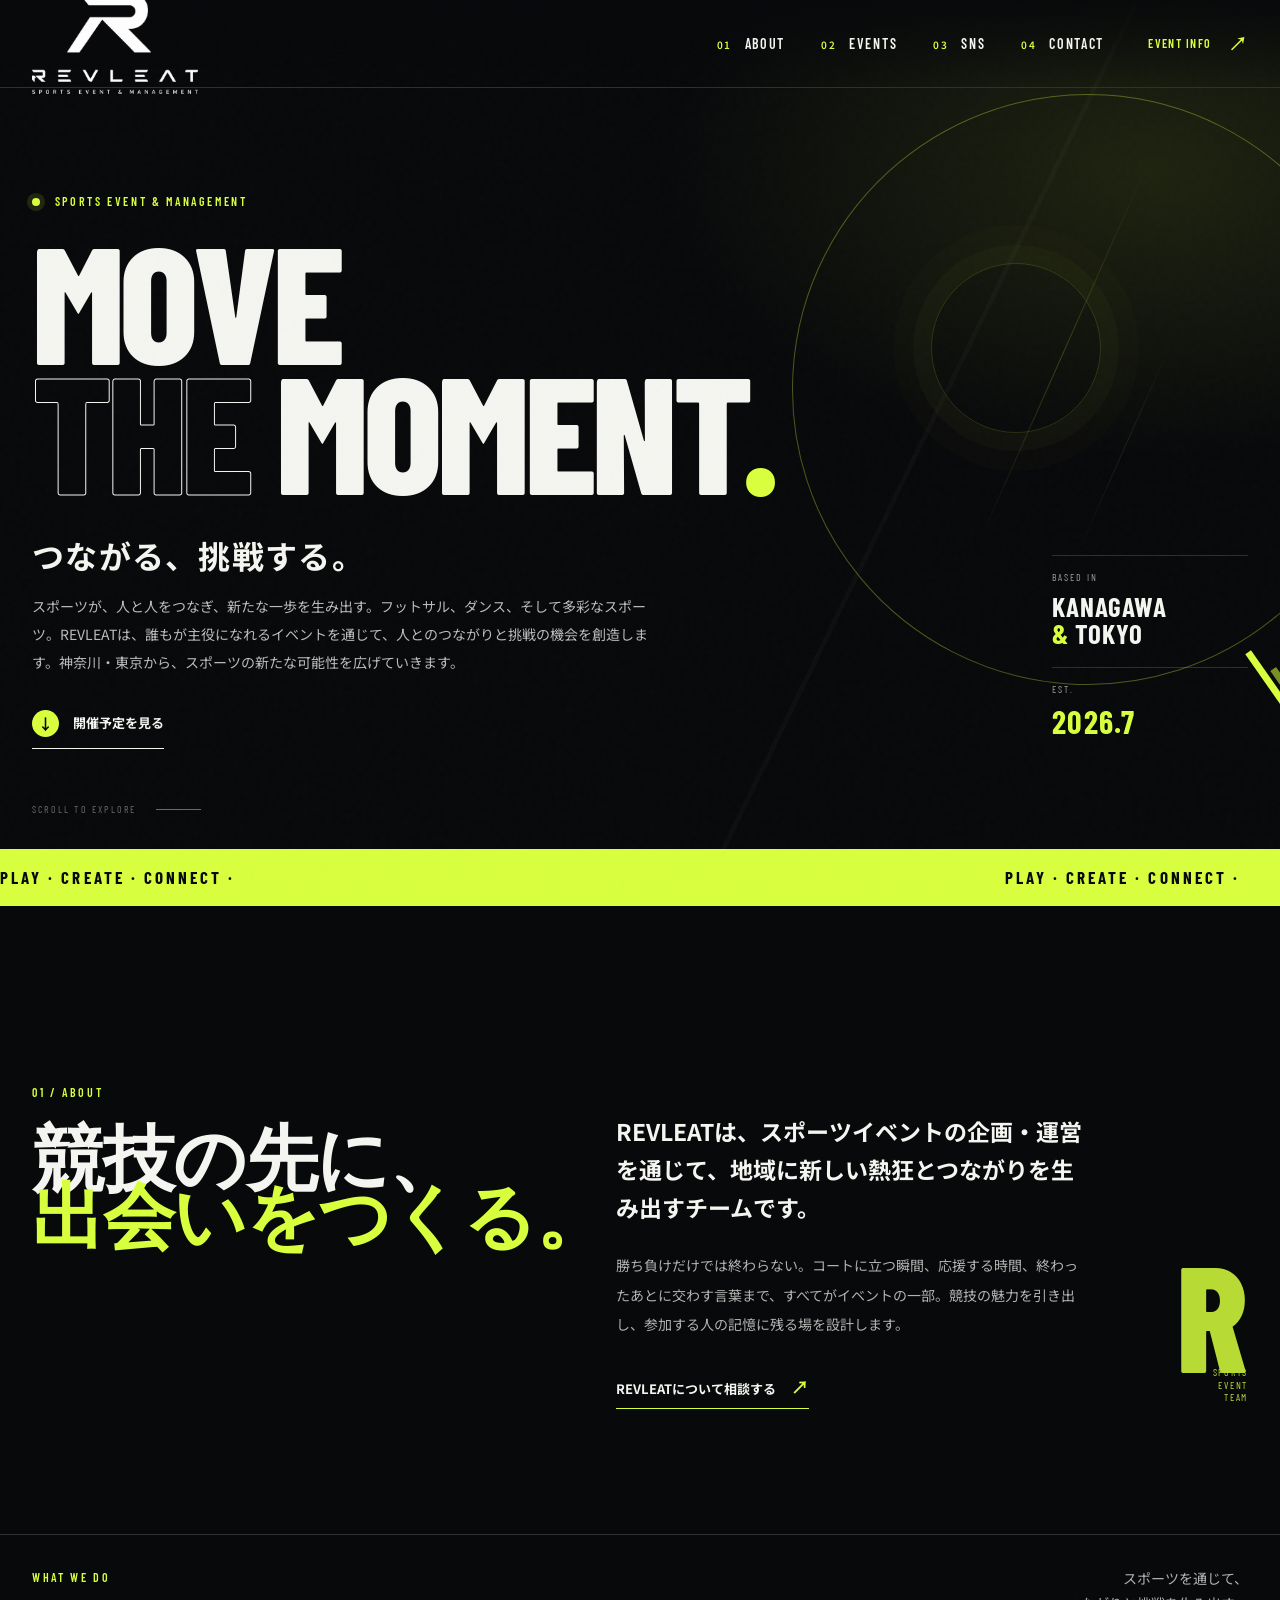
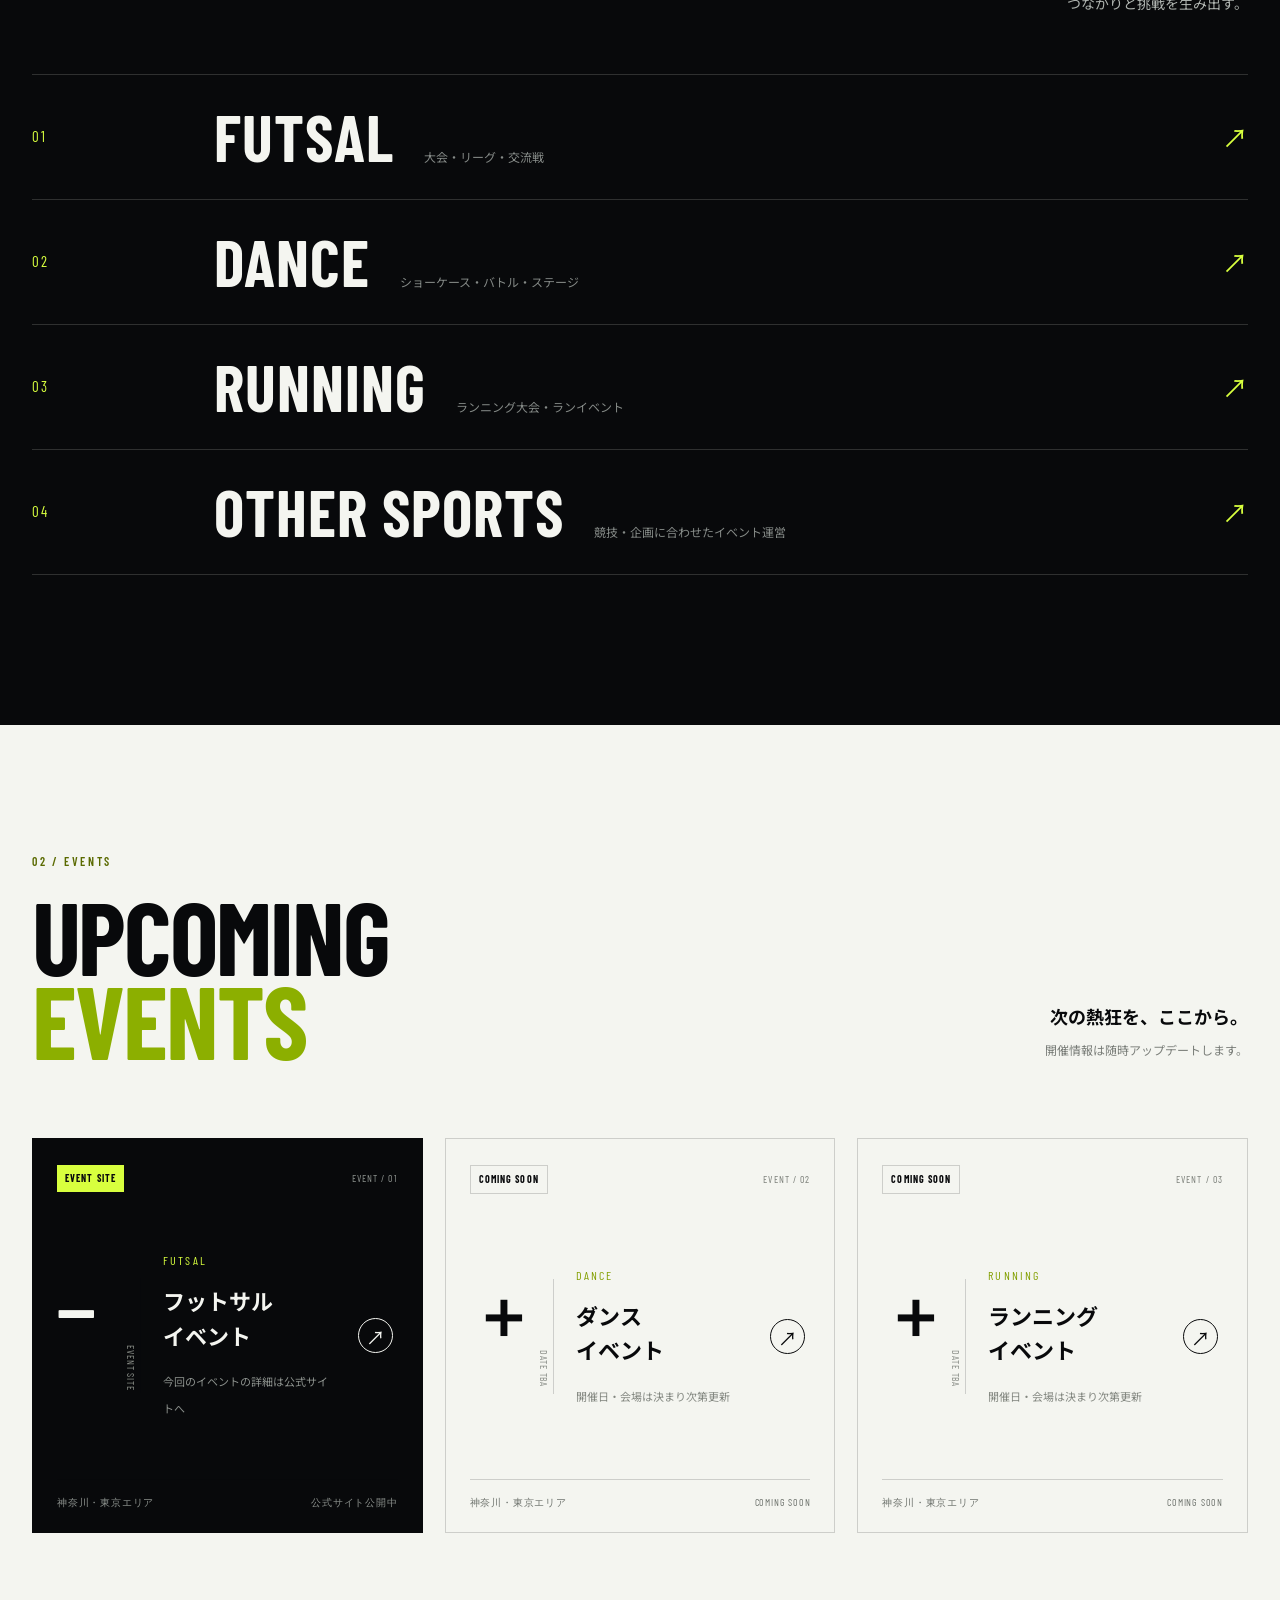
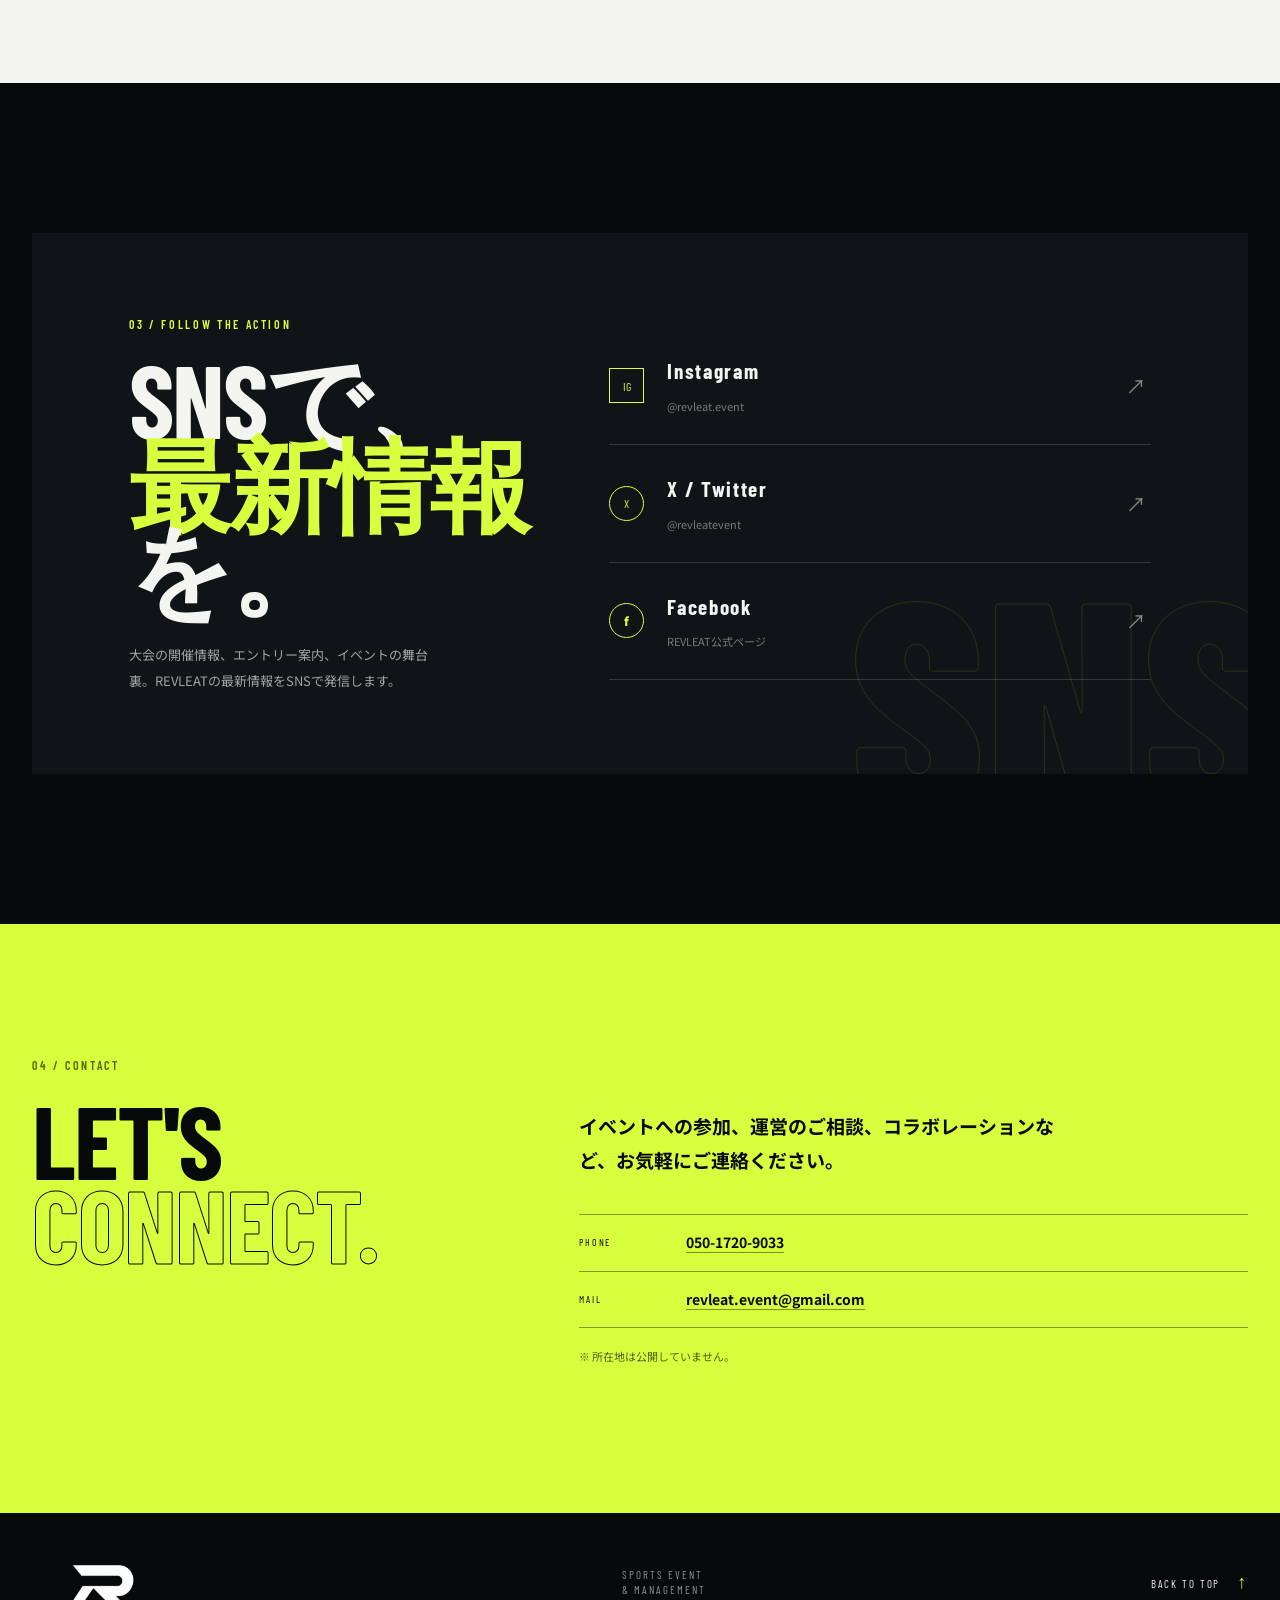
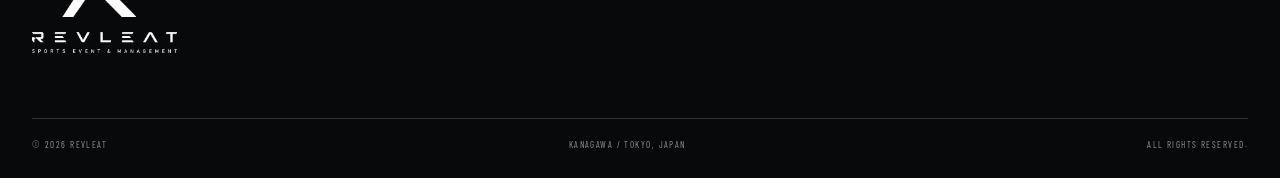
<file: index.html>
<!doctype html>
<html lang="ja">
  <head>
    <meta charset="UTF-8" />
    <meta name="viewport" content="width=device-width, initial-scale=1.0" />
    <meta name="theme-color" content="#08090b" />
    <meta name="description" content="REVLEATは、誰もが主役になれるスポーツイベントを通じて、人とのつながりと挑戦の機会を創造しています。" />
    <meta property="og:title" content="REVLEAT | SPORTS EVENT & MANAGEMENT" />
    <meta property="og:description" content="つながる、挑戦する。" />
    <meta property="og:type" content="website" />
    <link rel="icon" href="/assets/revleat-logo-transparent.png" />
    <link rel="preconnect" href="https://fonts.googleapis.com" />
    <link rel="preconnect" href="https://fonts.gstatic.com" crossorigin />
    <link href="https://fonts.googleapis.com/css2?family=Barlow+Condensed:wght@500;600;700;800&family=Noto+Sans+JP:wght@400;500;700;900&display=swap" rel="stylesheet" />
    <link rel="stylesheet" href="/styles.css" />
    <title>REVLEAT | SPORTS EVENT & MANAGEMENT</title>
  </head>
  <body>
    <div class="scroll-progress" aria-hidden="true"></div>
    <div class="page-noise" aria-hidden="true"></div>
    <header class="site-header" id="top">
      <a class="brand" href="#top" aria-label="REVLEAT ホーム">
        <img class="brand-mark" src="/assets/revleat-logo-transparent.png" alt="REVLEAT" />
      </a>
      <nav class="desktop-nav" aria-label="メインナビゲーション">
        <a href="#about"><span>01</span> ABOUT</a>
        <a href="#events"><span>02</span> EVENTS</a>
        <a href="#social"><span>03</span> SNS</a>
        <a href="#contact"><span>04</span> CONTACT</a>
      </nav>
      <a class="header-cta" href="#events"><span>EVENT INFO</span><i aria-hidden="true">↗</i></a>
      <button class="menu-toggle" type="button" aria-expanded="false" aria-controls="mobile-menu" aria-label="メニューを開く"><span></span><span></span></button>
      <nav class="mobile-nav" id="mobile-menu" aria-label="モバイルナビゲーション">
        <a href="#about">01 <b>ABOUT</b></a>
        <a href="#events">02 <b>EVENTS</b></a>
        <a href="#social">03 <b>SNS</b></a>
        <a href="#contact">04 <b>CONTACT</b></a>
      </nav>
    </header>

    <main>
      <section class="hero section-pad" aria-labelledby="hero-title">
        <div class="hero-grid-line hero-grid-line--one" aria-hidden="true"></div>
        <div class="hero-grid-line hero-grid-line--two" aria-hidden="true"></div>
        <div class="hero-copy reveal">
          <p class="eyebrow"><span class="pulse-dot"></span> SPORTS EVENT &amp; MANAGEMENT</p>
          <h1 id="hero-title">MOVE<br /><em>THE</em> MOMENT<span class="lime-dot">.</span></h1>
          <p class="hero-lead">つながる、<br class="sp-only" />挑戦する。</p>
          <p class="hero-text">スポーツが、人と人をつなぎ、新たな一歩を生み出す。フットサル、ダンス、そして多彩なスポーツ。REVLEATは、誰もが主役になれるイベントを通じて、人とのつながりと挑戦の機会を創造します。神奈川・東京から、スポーツの新たな可能性を広げていきます。</p>
          <a class="action-link" href="#events"><span class="action-icon">↓</span><span>開催予定を見る</span></a>
        </div>
        <div class="hero-aside reveal reveal-delay-1">
          <div class="hero-location"><span>BASED IN</span><strong>KANAGAWA<br /><i>&amp;</i> TOKYO</strong></div>
          <div class="hero-index"><span>EST.</span><strong>2026.7</strong></div>
          <div class="slash-shape" aria-hidden="true"><span></span><span></span><span></span></div>
        </div>
        <div class="scroll-cue"><span>SCROLL TO EXPLORE</span><i></i></div>
      </section>

      <section class="marquee" aria-label="REVLEATのキーワード">
        <div class="marquee-track"><span>PLAY · CREATE · CONNECT ·</span><span aria-hidden="true">PLAY · CREATE · CONNECT ·</span></div>
      </section>

      <section class="about section-pad" id="about" aria-labelledby="about-title">
        <div class="section-heading reveal">
          <p class="section-kicker">01 / ABOUT</p>
          <h2 id="about-title">競技の先に、<br /><span class="about-title-line">出会いを<span class="mobile-only"><br /></span>つくる。</span></h2>
        </div>
        <div class="about-body reveal reveal-delay-1">
          <p class="section-intro">REVLEATは、スポーツイベントの企画・運営を通じて、地域に新しい熱狂とつながりを生み出すチームです。</p>
          <p class="body-copy">勝ち負けだけでは終わらない。コートに立つ瞬間、応援する時間、終わったあとに交わす言葉まで、すべてがイベントの一部。競技の魅力を引き出し、参加する人の記憶に残る場を設計します。</p>
          <a class="text-link" href="#contact">REVLEATについて相談する <span>↗</span></a>
        </div>
        <div class="about-stamp" aria-hidden="true"><span>R</span><small>SPORTS<br />EVENT<br />TEAM</small></div>
      </section>

      <section class="services section-pad" aria-labelledby="services-title">
        <div class="services-head reveal"><p class="section-kicker">WHAT WE DO</p><p class="services-note">スポーツを通じて、<br />つながりと挑戦を生み出す。</p></div>
          <div class="service-list" id="services-title">
          <a class="service-item reveal" href="https://revleat-event.github.io/revleatCup/" target="_blank" rel="noreferrer"><div class="service-num">01</div><div class="service-name"><h3>FUTSAL</h3><p>大会・リーグ・交流戦</p></div><div class="service-arrow">↗</div></a>
          <a class="service-item reveal reveal-delay-1" href="#events"><div class="service-num">02</div><div class="service-name"><h3>DANCE</h3><p>ショーケース・バトル・ステージ</p></div><div class="service-arrow">↗</div></a>
          <a class="service-item reveal reveal-delay-2" href="#events"><div class="service-num">03</div><div class="service-name"><h3>RUNNING</h3><p>ランニング大会・ランイベント</p></div><div class="service-arrow">↗</div></a>
          <a class="service-item reveal reveal-delay-2" href="#events"><div class="service-num">04</div><div class="service-name"><h3>OTHER SPORTS</h3><p>競技・企画に合わせたイベント運営</p></div><div class="service-arrow">↗</div></a>
        </div>
      </section>

      <section class="events section-pad" id="events" aria-labelledby="events-title">
        <div class="events-top reveal">
          <div><p class="section-kicker">02 / EVENTS</p><h2 id="events-title">UPCOMING<br /><span>EVENTS</span></h2></div>
          <p class="events-lead">次の熱狂を、ここから。<br /><span>開催情報は随時アップデートします。</span></p>
        </div>
        <div class="events-list">
          <article class="event-card event-card--featured reveal">
            <div class="event-card-top"><span class="event-status">EVENT SITE</span><span class="event-no">EVENT / 01</span></div>
            <div class="event-card-main"><div class="event-date"><strong>—</strong><span>EVENT SITE</span></div><div class="event-title"><p>FUTSAL</p><h3>フットサル<br />イベント</h3><span class="event-meta">今回のイベントの詳細は公式サイトへ</span></div><a class="round-arrow" href="https://revleat-event.github.io/revleatCup/" target="_blank" rel="noreferrer" aria-label="フットサルイベント公式サイトを見る">↗</a></div>
            <div class="event-card-foot"><span>神奈川・東京エリア</span><span>公式サイト公開中</span></div>
          </article>
          <article class="event-card reveal reveal-delay-1">
            <div class="event-card-top"><span class="event-status event-status--muted">COMING SOON</span><span class="event-no">EVENT / 02</span></div>
            <div class="event-card-main"><div class="event-date"><strong>＋</strong><span>DATE TBA</span></div><div class="event-title"><p>DANCE</p><h3>ダンス<br />イベント</h3><span class="event-meta">開催日・会場は決まり次第更新</span></div><a class="round-arrow" href="#contact" aria-label="ダンスイベントの詳細を見る">↗</a></div>
            <div class="event-card-foot"><span>神奈川・東京エリア</span><span>COMING SOON</span></div>
          </article>
          <article class="event-card reveal reveal-delay-2">
            <div class="event-card-top"><span class="event-status event-status--muted">COMING SOON</span><span class="event-no">EVENT / 03</span></div>
            <div class="event-card-main"><div class="event-date"><strong>＋</strong><span>DATE TBA</span></div><div class="event-title"><p>RUNNING</p><h3>ランニング<br />イベント</h3><span class="event-meta">開催日・会場は決まり次第更新</span></div><a class="round-arrow" href="#contact" aria-label="ランニングイベントについて問い合わせる">↗</a></div>
            <div class="event-card-foot"><span>神奈川・東京エリア</span><span>COMING SOON</span></div>
          </article>
        </div>
      </section>

      <section class="social section-pad" id="social" aria-labelledby="social-title">
        <div class="social-panel reveal">
          <div class="social-copy"><p class="section-kicker">03 / FOLLOW THE ACTION</p><h2 id="social-title">SNSで、<br /><span>最新情報</span>を。</h2><p>大会の開催情報、エントリー案内、イベントの舞台裏。REVLEATの最新情報をSNSで発信します。</p></div>
          <div class="social-links"><a class="social-link" href="https://www.instagram.com/revleat.event?stkn=aHV5djZleWt0ZHJv&amp;utm_source=qr" target="_blank" rel="noreferrer"><span class="social-icon">IG</span><span><b>Instagram</b><small>@revleat.event</small></span><i>↗</i></a><a class="social-link" href="https://x.com/revleatevent?s=11" target="_blank" rel="noreferrer"><span class="social-icon social-icon--x">X</span><span><b>X / Twitter</b><small>@revleatevent</small></span><i>↗</i></a><a class="social-link" href="https://www.facebook.com/share/1EyZf1tdJY/?mibextid=wwXIfr" target="_blank" rel="noreferrer"><span class="social-icon social-icon--fb">f</span><span><b>Facebook</b><small>REVLEAT公式ページ</small></span><i>↗</i></a></div>
        </div>
      </section>

      <section class="contact section-pad" id="contact" aria-labelledby="contact-title">
        <div class="contact-head reveal"><p class="section-kicker">04 / CONTACT</p><h2 id="contact-title">LET'S<br /><span>CONNECT.</span></h2></div>
        <div class="contact-content reveal reveal-delay-1"><p>イベントへの参加、運営のご相談、コラボレーションなど、お気軽にご連絡ください。</p><div class="contact-placeholder"><div><span>PHONE</span><a class="contact-phone" href="tel:05017209033">050-1720-9033</a></div><div><span>MAIL</span><a class="contact-email" href="mailto:revleat.event@gmail.com">revleat.event@gmail.com</a></div></div><p class="placeholder-note">※ 所在地は公開していません。</p></div>
      </section>
    </main>

    <footer class="site-footer"><div class="footer-top"><a class="brand brand--footer" href="#top"><img class="brand-mark" src="/assets/revleat-logo-transparent.png" alt="REVLEAT" /></a><p>SPORTS EVENT<br />&amp; MANAGEMENT</p><a class="back-top" href="#top">BACK TO TOP <span>↑</span></a></div><div class="footer-bottom"><span>© <span id="current-year"></span> REVLEAT</span><span>KANAGAWA / TOKYO, JAPAN</span><span>ALL RIGHTS RESERVED.</span></div></footer>
    <script src="/script.js"></script>
  </body>
</html>
</file>
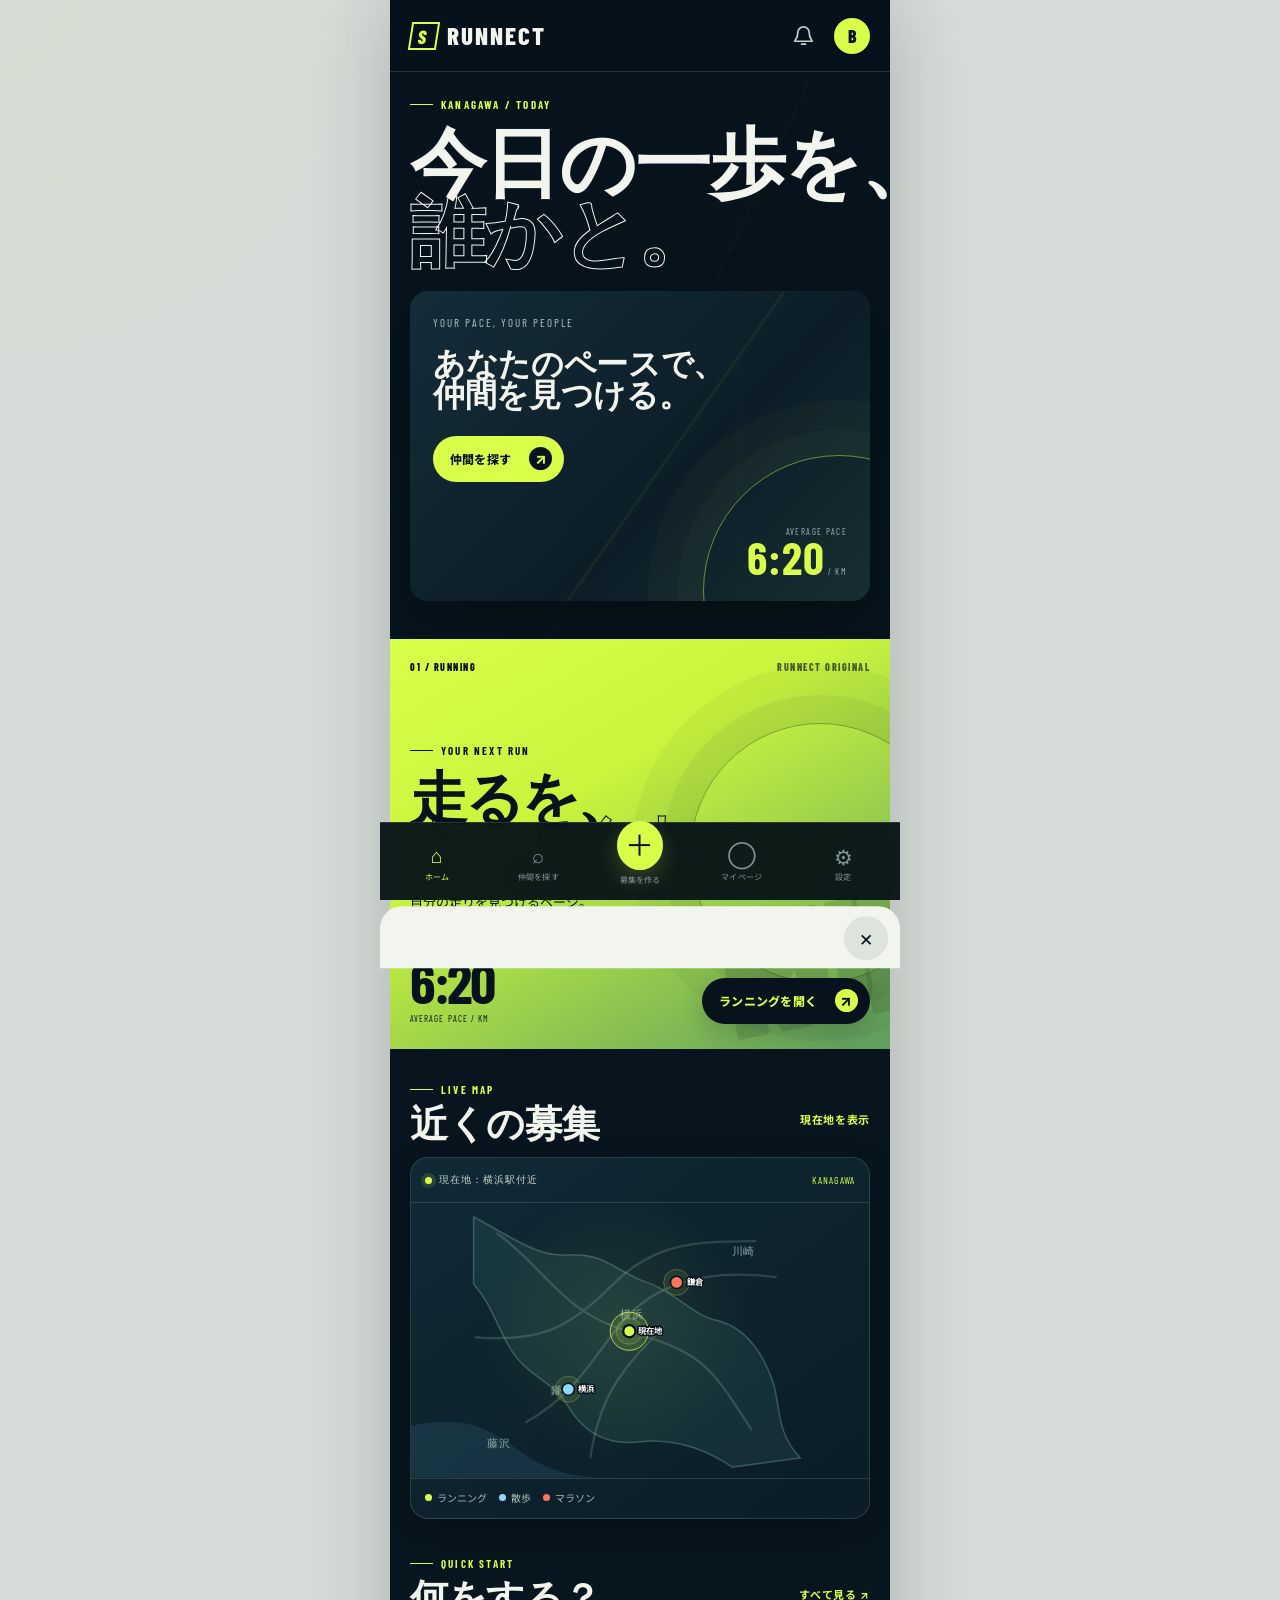
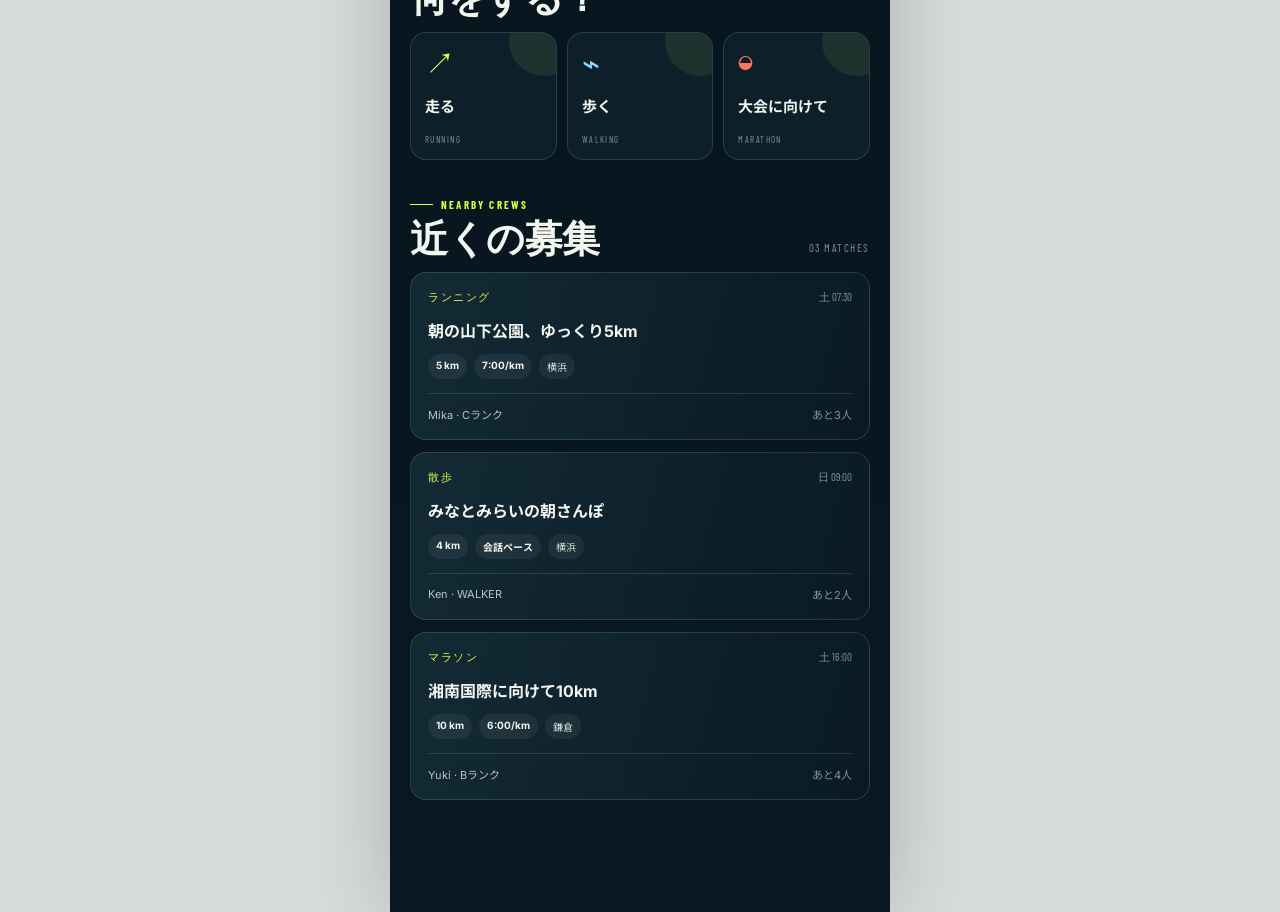
<file: stride/index.html>
<!doctype html>
<html lang="ja">
  <head>
    <meta charset="UTF-8" />
    <meta name="viewport" content="width=device-width, initial-scale=1.0, viewport-fit=cover" />
    <meta name="theme-color" content="#08131c" />
    <meta name="description" content="RUNNECT（ラネクト） — 一人の運動を、仲間との体験へ。神奈川県のランニング・散歩・マラソン仲間募集アプリのプロトタイプ。" />
    <title>RUNNECT（ラネクト） — 一人の運動を、仲間との体験へ。</title>
    <link rel="preconnect" href="https://fonts.googleapis.com" />
    <link rel="preconnect" href="https://fonts.gstatic.com" crossorigin />
    <link href="https://fonts.googleapis.com/css2?family=Barlow+Condensed:wght@500;600;700;800&family=Inter:wght@400;500;600;700;800&family=Noto+Sans+JP:wght@400;500;700;900&display=swap" rel="stylesheet" />
    <link rel="stylesheet" href="styles.css" />
  </head>
  <body>
    <div class="app-shell">
      <header class="app-header">
        <a class="wordmark" href="#home" aria-label="RUNNECT ホーム"><span class="wordmark-mark">S</span><span>RUNNECT</span></a>
        <div class="header-actions"><button class="icon-button" id="notification-button" type="button" aria-label="通知" aria-expanded="false" aria-controls="notification-panel"><span class="notification-dot" hidden></span><svg class="bell-icon" viewBox="0 0 24 24" aria-hidden="true"><path d="M18 9a6 6 0 0 0-12 0c0 7-3 7-3 9h18c0-2-3-2-3-9M10 21h4" /></svg></button><button class="avatar avatar--small" type="button" data-view="profile" aria-label="マイページ">B</button><div class="notification-panel" id="notification-panel" hidden><div class="notification-panel-head"><div><p class="eyebrow"><span class="eyebrow-line"></span> INBOX</p><h2>通知</h2></div><span class="notification-count" id="notification-count">0</span></div><div class="notification-list" id="notification-list"></div></div></div>
      </header>

      <main>
        <section class="view active" id="view-home" data-view-panel="home">
          <div class="home-heading">
            <div><p class="eyebrow"><span class="eyebrow-line"></span> KANAGAWA / TODAY</p><h1><span>今日の一歩を、</span><em>誰かと。</em></h1></div>
            <div class="rank-badge rank-badge--home"><strong>C</strong><span>RANK</span></div>
          </div>
          <div class="hero-card">
            <div class="hero-card-grid"></div>
            <div class="hero-card-copy"><p class="hero-kicker">YOUR PACE, YOUR PEOPLE</p><h2>あなたのペースで、<br />仲間を見つける。</h2><button class="primary-button" type="button" data-view="search">仲間を探す <span>↗</span></button></div>
            <div class="hero-metric"><span>AVERAGE PACE</span><strong>6:20</strong><small>/ KM</small></div>
          </div>

          <section class="run-launch" aria-labelledby="run-launch-title"><div class="run-launch-glow"></div><div class="run-launch-top"><span>01 / RUNNING</span><span>RUNNECT ORIGINAL</span></div><div class="run-launch-copy"><p class="eyebrow"><span class="eyebrow-line"></span> YOUR NEXT RUN</p><h2 id="run-launch-title">走るを、<br /><em>もっと自由に。</em></h2><p>距離もペースも、今日の気分で。<br />自分の走りを見つけるページ。</p></div><div class="run-launch-bottom"><div><strong>6:20</strong><span>AVERAGE PACE / KM</span></div><button class="primary-button" type="button" data-view="run">ランニングを開く <span>↗</span></button></div></section>

          <section class="section-block map-section" aria-labelledby="map-title"><div class="section-heading"><div><p class="eyebrow"><span class="eyebrow-line"></span> LIVE MAP</p><h2 id="map-title">近くの募集</h2></div><button class="text-button" type="button" id="locate-me">現在地を表示</button></div><div class="map-card" data-map><div class="map-toolbar"><span class="map-status"><i></i><span id="location-label">現在地：横浜駅付近</span></span><span class="map-scale">KANAGAWA</span></div><svg class="map-visual" viewBox="0 0 600 360" role="img" aria-label="神奈川県内の募集地点と現在地を示すデモマップ"><path class="map-coast" d="M82 18C140 50 168 71 207 68c48-3 64 24 102 36 35 11 58 42 92 50 41 10 61 47 72 77 12 32 3 67 37 103l-89 12c-43-29-84-38-124-33-43 5-73-16-92-48-17-28-42-35-62-57-25-27-33-70-61-102z"/><path class="map-road" d="M113 40C178 87 196 143 287 169s104 41 159 128M151 287c74-42 95-101 136-142s104-59 191-48M85 176c78 6 119-8 177-67s111-58 189-59M235 333c11-70 32-108 90-164"/><path class="map-water" d="M0 292C82 275 108 302 153 332 188 355 229 362 274 360H0z"/><g class="map-place-labels"><text x="420" y="68">川崎</text><text x="274" y="151">横浜</text><text x="184" y="250">鎌倉</text><text x="100" y="320">藤沢</text></g><g id="map-markers"></g><g id="current-location-marker" class="current-marker" transform="translate(286 168)"><circle class="current-pulse" r="25"/><circle class="current-dot" r="8"/><text x="12" y="4">現在地</text></g></svg><div class="map-legend"><span><i class="legend-dot legend-dot--run"></i>ランニング</span><span><i class="legend-dot legend-dot--walk"></i>散歩</span><span><i class="legend-dot legend-dot--marathon"></i>マラソン</span></div></div></section>

          <section class="section-block quick-section" aria-labelledby="quick-title"><div class="section-heading"><div><p class="eyebrow"><span class="eyebrow-line"></span> QUICK START</p><h2 id="quick-title">何をする？</h2></div><button class="text-button" type="button" data-view="search">すべて見る ↗</button></div><div class="activity-grid"><button class="activity-card activity-card--run" type="button" data-view="run"><span class="activity-icon">↗</span><b>走る</b><small>RUNNING</small></button><button class="activity-card activity-card--walk" type="button" data-filter-activity="散歩"><span class="activity-icon">⌁</span><b>歩く</b><small>WALKING</small></button><button class="activity-card activity-card--marathon" type="button" data-filter-activity="マラソン"><span class="activity-icon">◒</span><b>大会に向けて</b><small>MARATHON</small></button></div></section>

          <section class="section-block" aria-labelledby="nearby-title"><div class="section-heading"><div><p class="eyebrow"><span class="eyebrow-line"></span> NEARBY CREWS</p><h2 id="nearby-title">近くの募集</h2></div><span class="result-count">03 MATCHES</span></div><div class="listing-stack" id="home-listings"></div></section>
        </section>

        <section class="view" id="view-run" data-view-panel="run">
          <div class="run-page-hero"><div class="run-page-lines"></div><div class="run-page-top"><p class="eyebrow"><span class="eyebrow-line"></span> RUNNECT / RUNNING</p><span class="run-page-index">02</span></div><h1>RUN<br /><em>YOUR WAY.</em></h1><p>速くても、ゆっくりでも。<br />走る理由は、あなたの中にある。</p><div class="run-page-pace"><span>YOUR AVERAGE PACE</span><strong>6:20</strong><small>/ KM</small></div></div>
          <div class="run-page-actions"><button class="primary-button" type="button" data-start-run>測定をはじめる <span>▶</span></button><button class="run-outline-button" type="button" data-run-search>一緒に走る仲間を探す <span>↗</span></button></div>
          <section class="run-session-card"><div><p class="eyebrow"><span class="eyebrow-line"></span> YOUR RUNNING</p><h2>今日の一歩を<br /><em>記録する。</em></h2></div><div class="run-session-stats"><div><strong id="run-page-km">186</strong><span>KM / MONTH</span></div><div><strong id="run-page-days">12</strong><span>CREW DAYS</span></div></div><p>プロフィールの測定画面で、時間・距離・ペースをリアルタイムに確認できます。</p></section>
          <section class="run-tips"><p class="eyebrow"><span class="eyebrow-line"></span> SMALL TIPS</p><div class="run-tip-row"><strong>01</strong><span>最初の5分は、会話できるペースで。</span></div><div class="run-tip-row"><strong>02</strong><span>距離よりも、今日走れたことを記録する。</span></div></section>
        </section>

        <section class="view" id="view-search" data-view-panel="search">
          <div class="page-heading"><p class="eyebrow"><span class="eyebrow-line"></span> FIND YOUR CREW</p><h1>仲間を<br /><em>探す。</em></h1><p>走る場所、ペース、距離。<br />自分に合う条件から見つけよう。</p></div>
          <div class="filter-panel"><div class="filter-top"><span>FILTERS</span><button class="reset-button" type="button" id="reset-filters">RESET</button></div><div class="filter-group"><label>ACTIVITY</label><div class="chip-row" data-filter-group="activity"><button class="filter-chip active" type="button" data-value="すべて">すべて</button><button class="filter-chip" type="button" data-value="ランニング">ランニング</button><button class="filter-chip" type="button" data-value="散歩">散歩</button><button class="filter-chip" type="button" data-value="マラソン">マラソン</button></div></div><div class="filter-group"><label>PACE</label><div class="chip-row" data-filter-group="pace"><button class="filter-chip active" type="button" data-value="すべて">すべて</button><button class="filter-chip" type="button" data-value="ゆっくり">ゆっくり</button><button class="filter-chip" type="button" data-value="普通">普通</button><button class="filter-chip" type="button" data-value="速め">速め</button></div></div><div class="filter-group"><label>AREA</label><div class="chip-row" data-filter-group="area"><button class="filter-chip active" type="button" data-value="すべて">すべて</button><button class="filter-chip" type="button" data-value="横浜">横浜</button><button class="filter-chip" type="button" data-value="川崎">川崎</button><button class="filter-chip" type="button" data-value="鎌倉">鎌倉</button></div></div></div>
          <div class="search-results"><div class="section-heading"><h2>募集一覧</h2><span class="result-count" id="search-count">03 MATCHES</span></div><div class="map-card map-card--search" data-map><div class="map-toolbar"><span class="map-status"><i></i><span>現在地と募集場所</span></span><button class="map-link" type="button" id="locate-me-search">現在地を更新</button></div><svg class="map-visual" viewBox="0 0 600 360" role="img" aria-label="検索条件に一致する募集地点を示すデモマップ"><path class="map-coast" d="M82 18C140 50 168 71 207 68c48-3 64 24 102 36 35 11 58 42 92 50 41 10 61 47 72 77 12 32 3 67 37 103l-89 12c-43-29-84-38-124-33-43 5-73-16-92-48-17-28-42-35-62-57-25-27-33-70-61-102z"/><path class="map-road" d="M113 40C178 87 196 143 287 169s104 41 159 128M151 287c74-42 95-101 136-142s104-59 191-48M85 176c78 6 119-8 177-67s111-58 189-59M235 333c11-70 32-108 90-164"/><path class="map-water" d="M0 292C82 275 108 302 153 332 188 355 229 362 274 360H0z"/><g class="map-place-labels"><text x="420" y="68">川崎</text><text x="274" y="151">横浜</text><text x="184" y="250">鎌倉</text><text x="100" y="320">藤沢</text></g><g class="map-markers" data-map-markers></g><g class="current-marker" data-current-marker transform="translate(286 168)"><circle class="current-pulse" r="25"/><circle class="current-dot" r="8"/><text x="12" y="4">現在地</text></g></svg></div><div class="listing-stack" id="search-listings"></div></div>
        </section>

        <section class="view" id="view-create" data-view-panel="create">
          <div class="page-heading page-heading--compact"><p class="eyebrow"><span class="eyebrow-line"></span> START A CREW</p><h1>募集を<br /><em>つくる。</em></h1><p>一緒に動く仲間を募集しよう。<br />まずは気軽な予定から。</p></div>
          <form class="create-form" id="create-form"><div class="form-section"><div class="form-label"><span>01</span><label>何をする？</label></div><div class="segmented-control" data-create-group="activity"><button class="segment active" type="button" data-value="ランニング">ランニング</button><button class="segment" type="button" data-value="散歩">散歩</button><button class="segment" type="button" data-value="マラソン">マラソン</button></div></div><div class="form-section"><div class="form-label"><span>02</span><label>どこで？</label></div><select name="area" class="field-select"><option>横浜</option><option>川崎</option><option>鎌倉</option><option>藤沢</option><option>神奈川県内</option></select></div><div class="form-grid"><div class="form-section"><div class="form-label"><span>03</span><label>距離</label></div><select name="distance" class="field-select"><option>3 km</option><option selected>5 km</option><option>10 km</option><option>ハーフ</option></select></div><div class="form-section"><div class="form-label"><span>04</span><label>ペース</label></div><select name="pace" class="field-select"><option>ゆっくり</option><option selected>普通</option><option>速め</option></select></div></div><div class="form-section"><div class="form-label"><span>05</span><label>いつ？</label></div><input class="text-input" name="date" type="text" value="土曜日 09:00" /></div><div class="form-section"><div class="form-label"><span>06</span><label>ひとこと</label></div><textarea class="text-input text-area" name="note" rows="3">会話しながら楽しく走れる方、ぜひ。</textarea></div><button class="primary-button primary-button--full" type="submit">募集を公開する <span>↗</span></button></form>
        </section>

        <section class="view" id="view-profile" data-view-panel="profile">
          <div class="profile-cover"><div class="profile-cover-lines"></div><p class="eyebrow"><span class="eyebrow-line"></span> MY RUNNECT</p><div class="profile-person"><div class="avatar avatar--large">B</div><div><h1>BEATRICE</h1><p>横浜 / 週2〜3回</p></div></div></div>
          <div class="profile-rank-card"><div class="profile-rank-copy"><p class="eyebrow">RUNNING RANK</p><h2>Steady<br /><em>RUNNER</em></h2><p>自分のペースで、着実に。</p></div><div class="rank-badge rank-badge--profile"><strong>C</strong><span>6:20<br />/ KM</span></div></div>
          <div class="profile-stats"><div><strong id="stat-joined">24</strong><span>JOINED</span></div><div><strong id="stat-km">186</strong><span>KM / MONTH</span></div><div><strong id="stat-days">12</strong><span>CREW DAYS</span></div></div>
          <section class="tracker-card" aria-labelledby="tracker-title"><div class="tracker-heading"><div><p class="eyebrow"><span class="eyebrow-line"></span> RUN MEASUREMENT</p><h2 id="tracker-title">今日のランを<br /><em>測定する。</em></h2></div><span class="tracker-live" id="tracker-live">READY</span></div><div class="tracker-readouts"><div><strong id="tracker-time">00:00</strong><span>TIME</span></div><div><strong id="tracker-distance">0.00</strong><span>KM</span></div><div><strong id="tracker-pace">--:--</strong><span>PACE / KM</span></div></div><div class="tracker-actions"><button class="primary-button" id="tracker-start" type="button">測定を開始 <span>▶</span></button><button class="tracker-secondary" id="tracker-pause" type="button" disabled>一時停止</button><button class="tracker-secondary" id="tracker-finish" type="button" disabled>終了して保存</button></div><p class="tracker-status" id="tracker-status">GPS許可時は現在地を使い、許可されない場合はペースをシミュレーションします。</p></section>
          <section class="section-block profile-goals"><div class="section-heading"><div><p class="eyebrow"><span class="eyebrow-line"></span> MY PREFERENCES</p><h2>探したい仲間</h2></div></div><div class="preference-list"><div><span>活動</span><b>ランニング / 散歩</b></div><div><span>ペース</span><b>ゆっくり〜普通</b></div><div><span>距離</span><b>3〜10 km</b></div></div></section>
        </section>

        <section class="view" id="view-settings" data-view-panel="settings">
          <div class="page-heading page-heading--compact"><p class="eyebrow"><span class="eyebrow-line"></span> APP SETTINGS</p><h1>設定を<br /><em>整える。</em></h1><p>あなたの使いやすいRUNNECT（ラネクト）に。<br />設定はこの端末内のデモ状態です。</p></div>
          <div class="settings-list"><div class="settings-group"><p class="settings-group-label">PREFERENCES</p><button class="settings-row" type="button" data-setting="通知"><span class="settings-icon">◌</span><span class="settings-copy"><b>イベント通知</b><small>新しい募集や参加申請を知らせる</small></span><span class="toggle active" aria-hidden="true"><i></i></span></button><button class="settings-row" type="button" data-setting="位置情報"><span class="settings-icon">⌖</span><span class="settings-copy"><b>位置情報</b><small>現在地から近い募集を表示する</small></span><span class="toggle" aria-hidden="true"><i></i></span></button><button class="settings-row" type="button" data-setting="モーション"><span class="settings-icon">↗</span><span class="settings-copy"><b>アニメーション</b><small>画面の動きをゆるやかに表示する</small></span><span class="toggle active" aria-hidden="true"><i></i></span></button></div><div class="settings-group"><p class="settings-group-label">ACCOUNT</p><button class="settings-row settings-row--link" type="button" data-setting="プロフィール"><span class="settings-icon">◯</span><span class="settings-copy"><b>プロフィールを編集</b><small>名前・エリア・ペースを変更</small></span><span class="settings-arrow">›</span></button><a class="settings-row settings-row--link" href="safety.html"><span class="settings-icon">?</span><span class="settings-copy"><b>ヘルプ・安全ガイド</b><small>安心して仲間を探すために</small></span><span class="settings-arrow">›</span></a></div><div class="settings-footer"><span>RUNNECT PROTOTYPE</span><b>v0.3 / KANAGAWA</b></div><div class="legal-links"><a href="terms.html">利用規約</a><a href="privacy.html">プライバシーポリシー</a><a href="safety.html">安全ガイド</a></div></div>
        </section>
      </main>

      <nav class="bottom-nav" aria-label="メインナビゲーション"><button class="nav-item active" type="button" data-view="home"><span>⌂</span><small>ホーム</small></button><button class="nav-item" type="button" data-view="search"><span>⌕</span><small>仲間を探す</small></button><button class="nav-item nav-item--create" type="button" data-view="create"><span>＋</span><small>募集を作る</small></button><button class="nav-item" type="button" data-view="profile"><span>◯</span><small>マイページ</small></button><button class="nav-item" type="button" data-view="settings"><span>⚙︎</span><small>設定</small></button></nav>
    </div>

    <div class="modal-backdrop" id="modal-backdrop" hidden></div><aside class="detail-sheet" id="detail-sheet" aria-hidden="true"><button class="sheet-close" type="button" id="close-sheet" aria-label="閉じる">×</button><div id="detail-content"></div></aside><div class="toast" id="toast" role="status" aria-live="polite"></div>
    <script src="script.js"></script>
  </body>
</html>
</file>
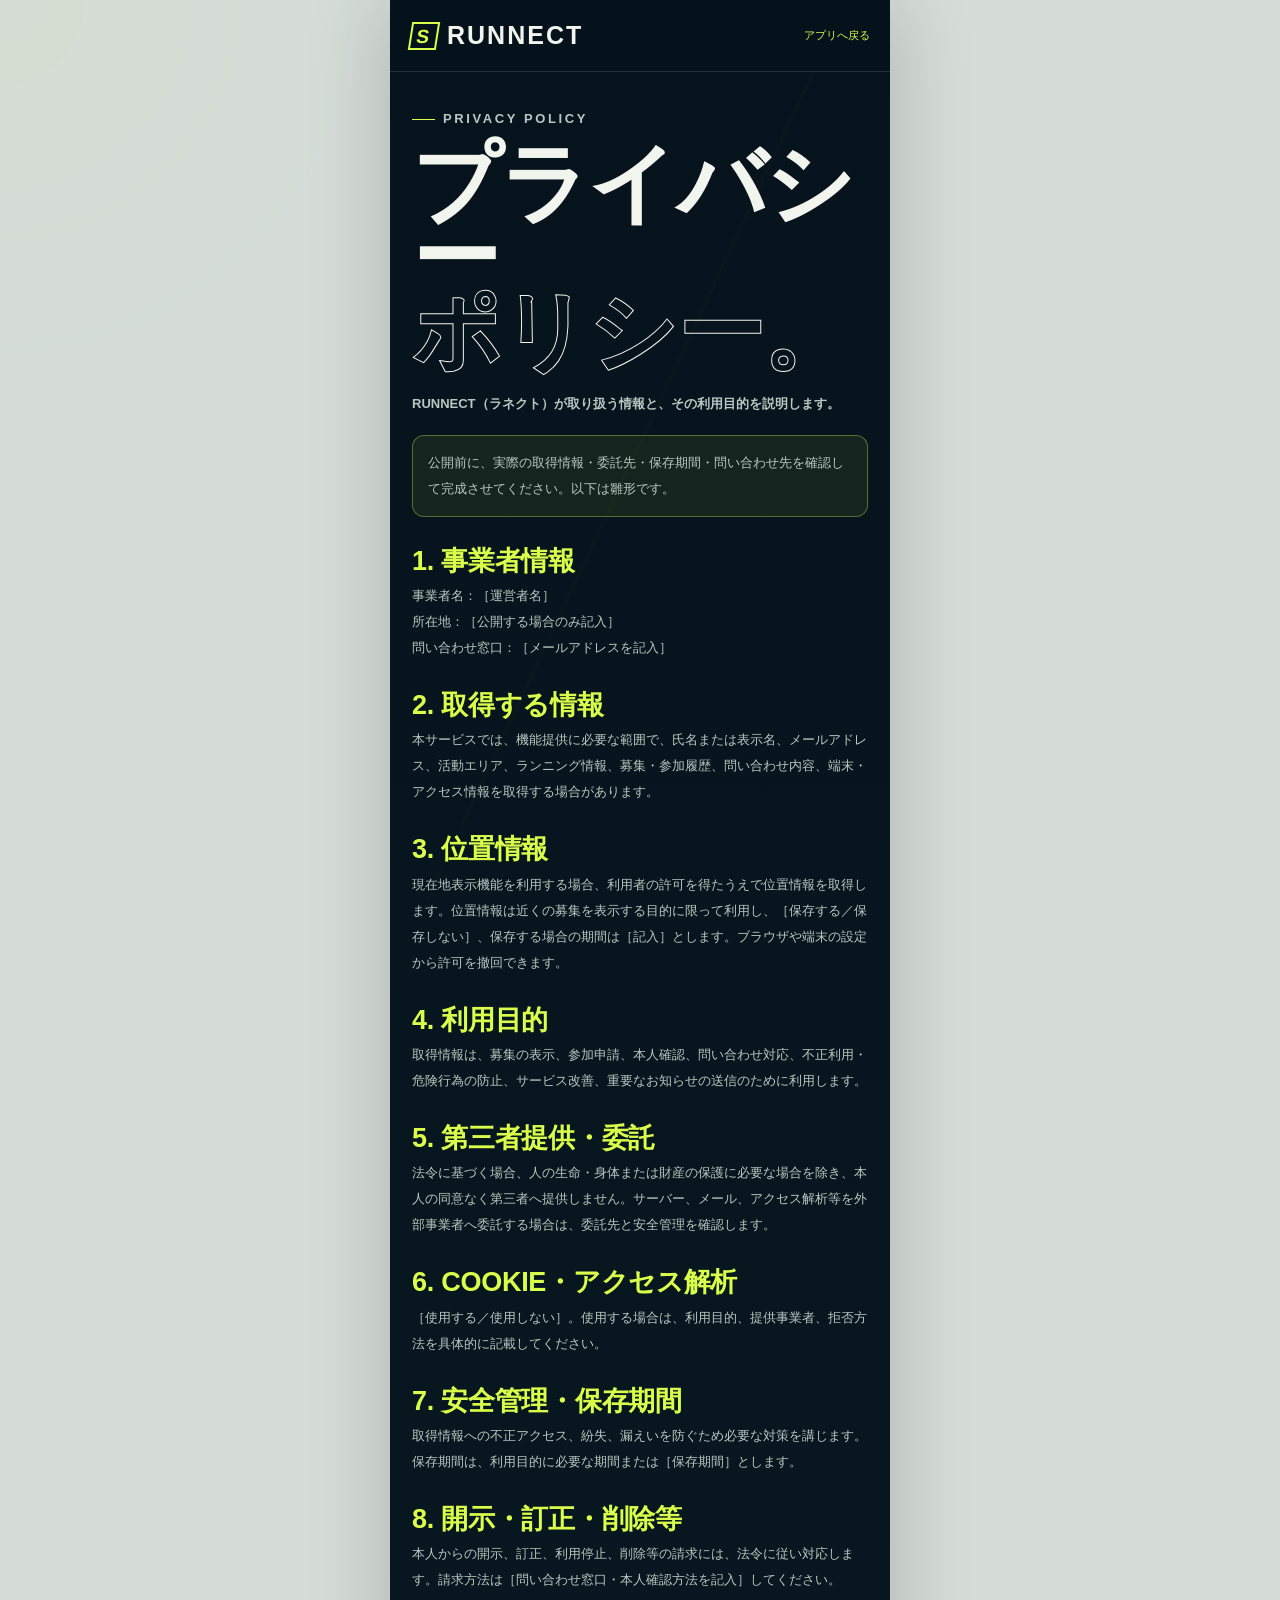
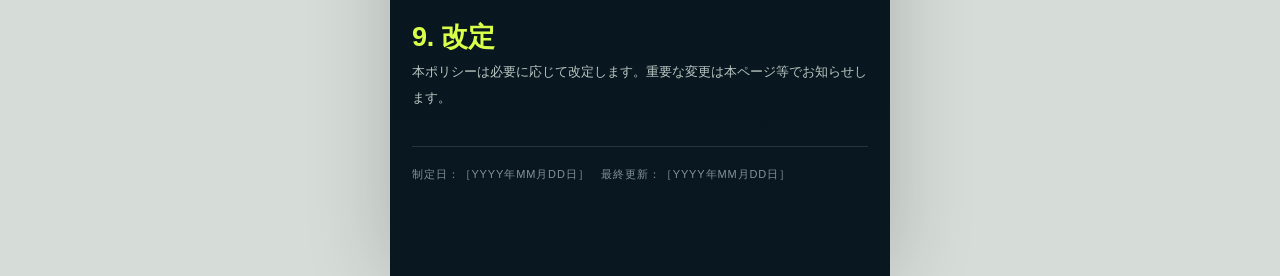
<file: stride/privacy.html>
<!doctype html>
<html lang="ja"><head><meta charset="UTF-8"><meta name="viewport" content="width=device-width,initial-scale=1"><title>プライバシーポリシー | RUNNECT</title><link rel="stylesheet" href="styles.css"></head><body><div class="app-shell legal-shell"><header class="app-header"><a class="wordmark" href="./"><span class="wordmark-mark">S</span><span>RUNNECT</span></a><a class="legal-back" href="./">アプリへ戻る</a></header><main class="legal-page"><p class="eyebrow"><span class="eyebrow-line"></span> PRIVACY POLICY</p><h1>プライバシー<br><em>ポリシー。</em></h1><p class="legal-lead">RUNNECT（ラネクト）が取り扱う情報と、その利用目的を説明します。</p><p class="draft-note">公開前に、実際の取得情報・委託先・保存期間・問い合わせ先を確認して完成させてください。以下は雛形です。</p><h2>1. 事業者情報</h2><p>事業者名：［運営者名］<br>所在地：［公開する場合のみ記入］<br>問い合わせ窓口：［メールアドレスを記入］</p><h2>2. 取得する情報</h2><p>本サービスでは、機能提供に必要な範囲で、氏名または表示名、メールアドレス、活動エリア、ランニング情報、募集・参加履歴、問い合わせ内容、端末・アクセス情報を取得する場合があります。</p><h2>3. 位置情報</h2><p>現在地表示機能を利用する場合、利用者の許可を得たうえで位置情報を取得します。位置情報は近くの募集を表示する目的に限って利用し、［保存する／保存しない］、保存する場合の期間は［記入］とします。ブラウザや端末の設定から許可を撤回できます。</p><h2>4. 利用目的</h2><p>取得情報は、募集の表示、参加申請、本人確認、問い合わせ対応、不正利用・危険行為の防止、サービス改善、重要なお知らせの送信のために利用します。</p><h2>5. 第三者提供・委託</h2><p>法令に基づく場合、人の生命・身体または財産の保護に必要な場合を除き、本人の同意なく第三者へ提供しません。サーバー、メール、アクセス解析等を外部事業者へ委託する場合は、委託先と安全管理を確認します。</p><h2>6. Cookie・アクセス解析</h2><p>［使用する／使用しない］。使用する場合は、利用目的、提供事業者、拒否方法を具体的に記載してください。</p><h2>7. 安全管理・保存期間</h2><p>取得情報への不正アクセス、紛失、漏えいを防ぐため必要な対策を講じます。保存期間は、利用目的に必要な期間または［保存期間］とします。</p><h2>8. 開示・訂正・削除等</h2><p>本人からの開示、訂正、利用停止、削除等の請求には、法令に従い対応します。請求方法は［問い合わせ窓口・本人確認方法を記入］してください。</p><h2>9. 改定</h2><p>本ポリシーは必要に応じて改定します。重要な変更は本ページ等でお知らせします。</p><p class="legal-updated">制定日：［YYYY年MM月DD日］　最終更新：［YYYY年MM月DD日］</p></main></div></body></html>
</file>
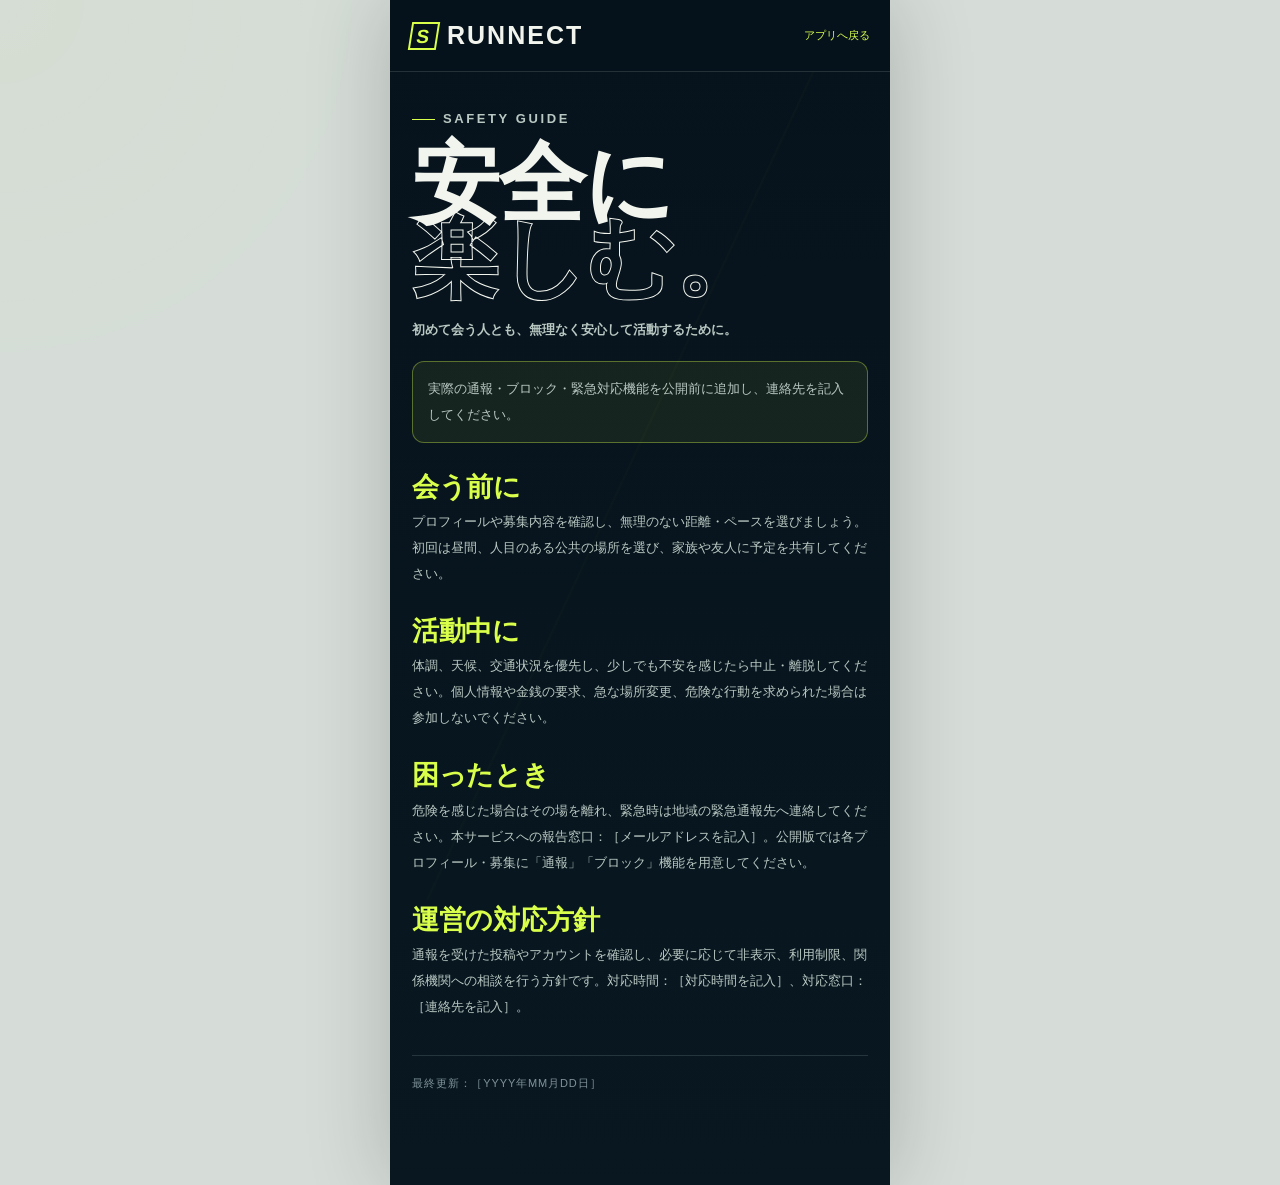
<file: stride/safety.html>
<!doctype html>
<html lang="ja"><head><meta charset="UTF-8"><meta name="viewport" content="width=device-width,initial-scale=1"><title>安全ガイド | RUNNECT</title><link rel="stylesheet" href="styles.css"></head><body><div class="app-shell legal-shell"><header class="app-header"><a class="wordmark" href="./"><span class="wordmark-mark">S</span><span>RUNNECT</span></a><a class="legal-back" href="./">アプリへ戻る</a></header><main class="legal-page"><p class="eyebrow"><span class="eyebrow-line"></span> SAFETY GUIDE</p><h1>安全に<br><em>楽しむ。</em></h1><p class="legal-lead">初めて会う人とも、無理なく安心して活動するために。</p><p class="draft-note">実際の通報・ブロック・緊急対応機能を公開前に追加し、連絡先を記入してください。</p><h2>会う前に</h2><p>プロフィールや募集内容を確認し、無理のない距離・ペースを選びましょう。初回は昼間、人目のある公共の場所を選び、家族や友人に予定を共有してください。</p><h2>活動中に</h2><p>体調、天候、交通状況を優先し、少しでも不安を感じたら中止・離脱してください。個人情報や金銭の要求、急な場所変更、危険な行動を求められた場合は参加しないでください。</p><h2>困ったとき</h2><p>危険を感じた場合はその場を離れ、緊急時は地域の緊急通報先へ連絡してください。本サービスへの報告窓口：［メールアドレスを記入］。公開版では各プロフィール・募集に「通報」「ブロック」機能を用意してください。</p><h2>運営の対応方針</h2><p>通報を受けた投稿やアカウントを確認し、必要に応じて非表示、利用制限、関係機関への相談を行う方針です。対応時間：［対応時間を記入］、対応窓口：［連絡先を記入］。</p><p class="legal-updated">最終更新：［YYYY年MM月DD日］</p></main></div></body></html>
</file>
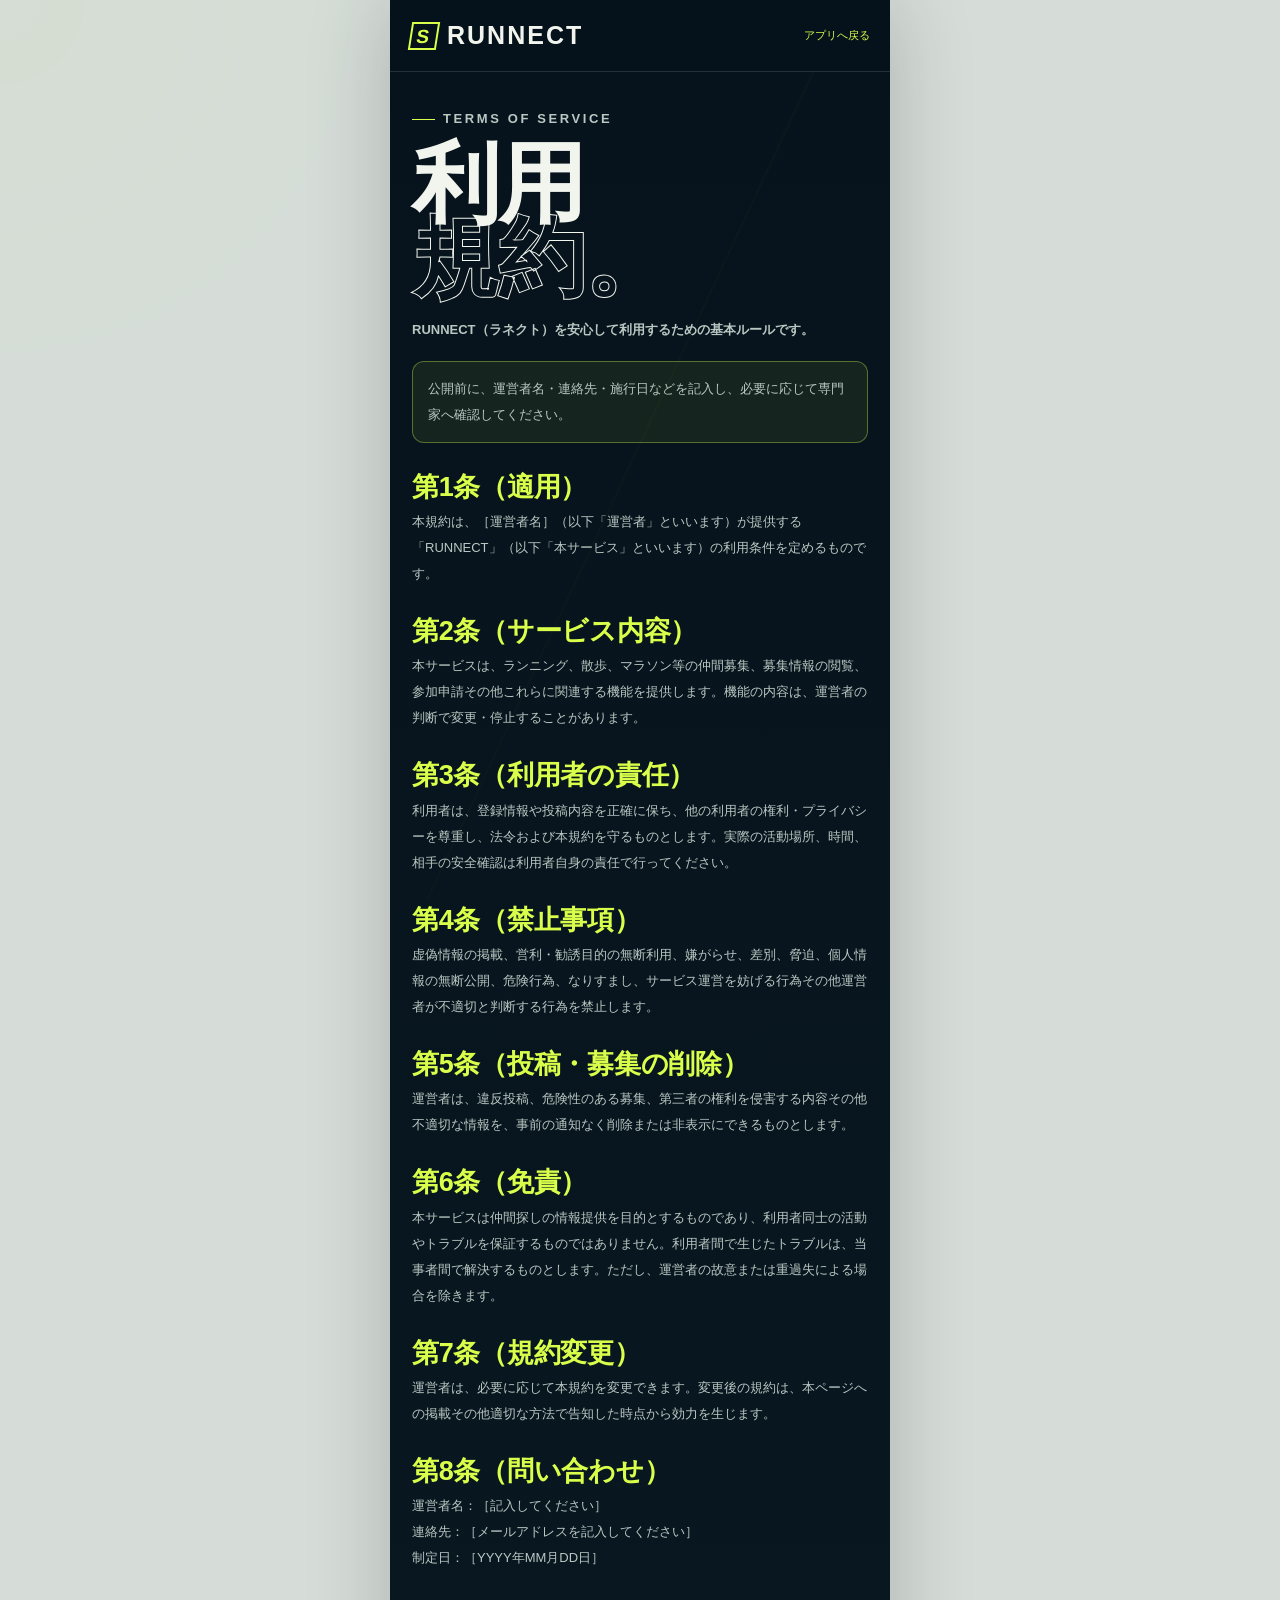
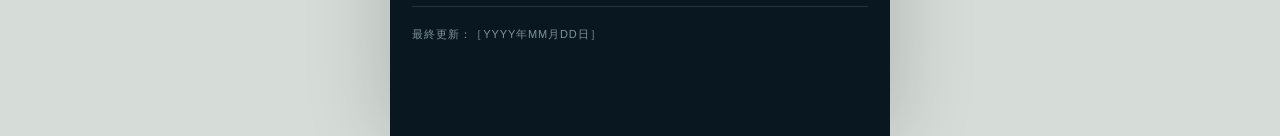
<file: stride/terms.html>
<!doctype html>
<html lang="ja"><head><meta charset="UTF-8"><meta name="viewport" content="width=device-width,initial-scale=1"><title>利用規約 | RUNNECT</title><link rel="stylesheet" href="styles.css"></head><body><div class="app-shell legal-shell"><header class="app-header"><a class="wordmark" href="./"><span class="wordmark-mark">S</span><span>RUNNECT</span></a><a class="legal-back" href="./">アプリへ戻る</a></header><main class="legal-page"><p class="eyebrow"><span class="eyebrow-line"></span> TERMS OF SERVICE</p><h1>利用<br><em>規約。</em></h1><p class="legal-lead">RUNNECT（ラネクト）を安心して利用するための基本ルールです。</p><p class="draft-note">公開前に、運営者名・連絡先・施行日などを記入し、必要に応じて専門家へ確認してください。</p><h2>第1条（適用）</h2><p>本規約は、［運営者名］（以下「運営者」といいます）が提供する「RUNNECT」（以下「本サービス」といいます）の利用条件を定めるものです。</p><h2>第2条（サービス内容）</h2><p>本サービスは、ランニング、散歩、マラソン等の仲間募集、募集情報の閲覧、参加申請その他これらに関連する機能を提供します。機能の内容は、運営者の判断で変更・停止することがあります。</p><h2>第3条（利用者の責任）</h2><p>利用者は、登録情報や投稿内容を正確に保ち、他の利用者の権利・プライバシーを尊重し、法令および本規約を守るものとします。実際の活動場所、時間、相手の安全確認は利用者自身の責任で行ってください。</p><h2>第4条（禁止事項）</h2><p>虚偽情報の掲載、営利・勧誘目的の無断利用、嫌がらせ、差別、脅迫、個人情報の無断公開、危険行為、なりすまし、サービス運営を妨げる行為その他運営者が不適切と判断する行為を禁止します。</p><h2>第5条（投稿・募集の削除）</h2><p>運営者は、違反投稿、危険性のある募集、第三者の権利を侵害する内容その他不適切な情報を、事前の通知なく削除または非表示にできるものとします。</p><h2>第6条（免責）</h2><p>本サービスは仲間探しの情報提供を目的とするものであり、利用者同士の活動やトラブルを保証するものではありません。利用者間で生じたトラブルは、当事者間で解決するものとします。ただし、運営者の故意または重過失による場合を除きます。</p><h2>第7条（規約変更）</h2><p>運営者は、必要に応じて本規約を変更できます。変更後の規約は、本ページへの掲載その他適切な方法で告知した時点から効力を生じます。</p><h2>第8条（問い合わせ）</h2><p>運営者名：［記入してください］<br>連絡先：［メールアドレスを記入してください］<br>制定日：［YYYY年MM月DD日］</p><p class="legal-updated">最終更新：［YYYY年MM月DD日］</p></main></div></body></html>
</file>
<file: styles.css>
@import url('https://fonts.googleapis.com/css2?family=Barlow+Condensed:wght@500;600;700;800&family=Noto+Sans+JP:wght@400;500;700;900&display=swap');

:root{--ink:#08090b;--paper:#f4f5f0;--muted:#9a9e9b;--line:rgba(244,245,240,.16);--line-dark:rgba(8,9,11,.16);--lime:#d8ff3e;--lime-deep:#b4dc16;--orange:#ff684d;--display:'Barlow Condensed','Arial Narrow',sans-serif;--body:'Noto Sans JP','Hiragino Kaku Gothic ProN','Yu Gothic',sans-serif;--max:1240px}
*{box-sizing:border-box}html{scroll-behavior:smooth}body{margin:0;background:var(--ink);color:var(--paper);font-family:var(--body);font-size:15px;line-height:1.85;overflow-x:hidden}.page-noise{position:fixed;inset:0;opacity:.035;pointer-events:none;z-index:10;background-image:url("data:image/svg+xml,%3Csvg viewBox='0 0 180 180' xmlns='http://www.w3.org/2000/svg'%3E%3Cfilter id='n'%3E%3CfeTurbulence type='fractalNoise' baseFrequency='.85' numOctaves='3' stitchTiles='stitch'/%3E%3C/filter%3E%3Crect width='100%25' height='100%25' filter='url(%23n)' opacity='.5'/%3E%3C/svg%3E")}.section-pad{padding-left:max(32px,calc((100vw - var(--max))/2));padding-right:max(32px,calc((100vw - var(--max))/2))}.site-header{height:88px;padding:0 max(32px,calc((100vw - 1440px)/2));display:flex;align-items:center;justify-content:space-between;border-bottom:1px solid var(--line);position:absolute;top:0;left:0;right:0;z-index:20;background:linear-gradient(180deg,rgba(8,9,11,.92),transparent)}.brand{display:inline-flex;align-items:center;width:166px}.brand-mark{display:block;width:100%;height:auto}.desktop-nav{display:flex;gap:36px;margin-left:auto;margin-right:44px}.desktop-nav a,.header-cta,.mobile-nav a{font-family:var(--display);font-weight:600;letter-spacing:.12em;text-decoration:none;color:var(--paper);font-size:14px;transition:color .25s ease}.desktop-nav a span{font-family:var(--body);color:var(--lime);font-size:10px;margin-right:8px}.desktop-nav a:hover{color:var(--lime)}.header-cta{display:flex;gap:16px;align-items:center;color:var(--lime);font-size:12px}.header-cta i{font-size:19px;font-style:normal}.menu-toggle,.mobile-nav{display:none}
.hero{min-height:790px;padding-top:190px;padding-bottom:100px;display:flex;position:relative;overflow:hidden;background:radial-gradient(ellipse at 90% 20%,rgba(216,255,62,.11),transparent 30%),linear-gradient(116deg,transparent 0 67%,rgba(255,255,255,.025) 67% 67.3%,transparent 67.3%)}.hero:after{content:'';position:absolute;right:-8%;top:94px;width:46vw;height:46vw;max-width:690px;max-height:690px;border:1px solid rgba(216,255,62,.32);border-radius:50%;clip-path:none;transform:rotate(-18deg);pointer-events:none}.hero-copy{width:70%;position:relative;z-index:2}.eyebrow,.section-kicker{font-family:var(--display);font-weight:600;letter-spacing:.22em;font-size:12px;color:var(--lime);margin:0 0 22px}.pulse-dot{display:inline-block;width:8px;height:8px;border-radius:50%;background:var(--lime);margin-right:10px;box-shadow:0 0 0 5px rgba(216,255,62,.12)}h1,h2,h3,p{margin-top:0}h1{font-family:var(--display);font-size:clamp(90px,13vw,190px);line-height:.78;letter-spacing:-.035em;margin:0 0 40px;font-weight:800;position:relative}h1 em{font-style:normal;color:transparent;-webkit-text-stroke:1px var(--paper)}.lime-dot{color:var(--lime)}.hero-lead{font-size:32px;line-height:1.35;font-weight:700;letter-spacing:.04em;margin:0 0 15px}.hero-text{color:#b9bdba;line-height:2;font-size:14px;max-width:620px;text-wrap:pretty;margin-bottom:34px}.action-link{display:inline-flex;align-items:center;gap:14px;color:var(--paper);font-size:13px;font-weight:700;text-decoration:none;border-bottom:1px solid var(--paper);padding-bottom:11px;transition:color .25s,border-color .25s}.action-link:hover{color:var(--lime);border-color:var(--lime)}.action-link i{font-size:18px;font-style:normal;margin-left:13px}.action-icon{display:grid;place-items:center;width:27px;height:27px;background:var(--lime);color:var(--ink);border-radius:50%;font-size:15px}.hero-aside{position:absolute;right:max(32px,calc((100vw - var(--max))/2));bottom:112px;width:196px;z-index:3}.hero-location,.hero-index{display:flex;flex-direction:column;gap:7px;border-top:1px solid var(--line);padding-top:12px;margin-top:21px}.hero-aside span{font-family:var(--display);letter-spacing:.2em;font-size:10px;color:var(--muted)}.hero-aside strong{font-family:var(--display);font-size:27px;line-height:.98;letter-spacing:.04em}.hero-aside strong i{color:var(--lime);font-style:normal}.hero-index strong{font-size:32px;color:var(--lime)}.slash-shape{position:absolute;right:-46px;bottom:20px;display:flex;gap:4px;transform:rotate(-35deg)}.slash-shape span{display:block;width:7px;height:78px;background:var(--lime)}.slash-shape span:nth-child(2){height:50px;margin-top:28px;opacity:.55}.slash-shape span:nth-child(3){height:31px;margin-top:47px;opacity:.25}.scroll-cue{position:absolute;bottom:30px;left:max(32px,calc((100vw - var(--max))/2));display:flex;align-items:center;gap:20px;color:#676b68;font-family:var(--display);font-size:10px;letter-spacing:.22em}.scroll-cue i{width:45px;height:1px;background:#676b68}.sp-only{display:none}
.marquee{background:var(--lime);color:var(--ink);overflow:hidden;white-space:nowrap;transform:none;margin:0;padding:13px 0;position:relative;z-index:4}.marquee-track{display:flex;width:max-content;min-width:100vw;justify-content:space-between;gap:70px;animation:marquee 24s linear infinite;font-family:var(--display);font-size:17px;letter-spacing:.18em;font-weight:700}.marquee-track span{padding-right:40px}@keyframes marquee{to{transform:translateX(-50%)}}
.about{padding-top:175px;padding-bottom:130px;display:grid;grid-template-columns:48% 39% 13%;gap:0;position:relative}.section-heading h2,.events h2,.social h2,.contact h2{font-family:var(--display);font-size:clamp(64px,8vw,110px);line-height:.82;letter-spacing:-.02em;font-weight:700;margin:0}.section-heading h2 span,.events h2 span,.social h2 span,.contact h2 span{color:var(--lime)}.about .section-heading h2{font-size:clamp(56px,5.6vw,76px)}.about-title-line{white-space:nowrap}.mobile-only{display:none}.section-intro{font-size:23px;font-weight:700;line-height:1.65;margin:32px 0 24px;max-width:470px}.body-copy{color:#aeb3af;font-size:14px;line-height:2.1;max-width:490px;margin-bottom:31px}.text-link{color:var(--paper);font-size:13px;font-weight:700;text-decoration:none;border-bottom:1px solid var(--lime);padding-bottom:10px}.text-link span{color:var(--lime);font-size:18px;margin-left:12px}.about-stamp{align-self:end;display:flex;flex-direction:column;align-items:flex-end;gap:8px;color:var(--lime);opacity:.85}.about-stamp span{font-family:var(--display);font-size:150px;line-height:.6;font-weight:800}.about-stamp small{text-align:right;font-family:var(--display);letter-spacing:.17em;font-size:10px;line-height:1.25}.services{border-top:1px solid var(--line);padding-top:31px;padding-bottom:150px}.services-head{display:flex;justify-content:space-between;margin-bottom:58px}.services-note{text-align:right;color:#aeb3af;font-size:14px;line-height:1.8;margin:0}.service-list{border-top:1px solid var(--line)}.service-item{display:grid;grid-template-columns:15% 1fr 60px;align-items:center;border-bottom:1px solid var(--line);padding:30px 0;transition:padding .35s,background .35s}.service-item:hover{padding-left:20px;padding-right:20px;background:rgba(216,255,62,.06)}.service-num{font-family:var(--display);color:var(--lime);letter-spacing:.12em}.service-name{display:flex;align-items:baseline;gap:30px}.service-name h3{font-family:var(--display);font-size:clamp(34px,5vw,65px);line-height:1;margin:0;letter-spacing:.015em}.service-name p{color:#858a87;margin:0;font-size:12px}.service-arrow{font-size:26px;text-align:right;color:var(--lime)}
.events{background:var(--paper);color:var(--ink);padding-top:125px;padding-bottom:150px}.events .section-kicker{color:#5a6a00}.events-top{display:flex;justify-content:space-between;align-items:flex-end;margin-bottom:76px}.events h2 span{color:#8caf00}.events-lead{text-align:right;font-weight:700;font-size:18px;line-height:1.7;margin:0}.events-lead span{font-size:12px;color:#797d78;font-weight:400}.events-list{display:grid;grid-template-columns:repeat(3,1fr);gap:22px}.event-card{min-height:395px;border:1px solid var(--line-dark);display:flex;flex-direction:column;padding:26px 24px 21px;transition:transform .35s,background .35s,border-color .35s}.event-card:hover{transform:translateY(-8px);background:#e8eddf;border-color:var(--ink)}.event-card--featured{background:var(--ink);color:var(--paper);border-color:var(--ink)}.event-card-top,.event-card-foot{display:flex;justify-content:space-between;align-items:center;font-family:var(--display);font-size:10px;letter-spacing:.11em}.event-status{background:var(--lime);color:var(--ink);padding:4px 8px;font-weight:700}.event-status--muted{border:1px solid var(--line-dark);background:transparent}.event-no{color:#7d817b}.event-card--featured .event-no,.event-card--featured .event-meta,.event-card--featured .event-card-foot{color:#8c918d}.event-card-main{display:grid;grid-template-columns:84px 1fr 40px;gap:22px;align-items:center;flex:1}.event-date{border-right:1px solid var(--line-dark);height:115px;display:flex;flex-direction:column;justify-content:center}.event-date strong{font-family:var(--display);font-size:65px;line-height:.85}.event-date span{font-family:var(--display);font-size:10px;letter-spacing:.09em;color:#898d87;margin-top:10px;writing-mode:vertical-rl}.event-title p{font-family:var(--display);color:#839f00;letter-spacing:.18em;font-size:12px;margin:0 0 12px}.event-card--featured .event-title p{color:var(--lime)}.event-title h3{font-size:22px;line-height:1.55;margin:0 0 14px}.event-meta{color:#838780;font-size:11px;line-height:1.7}.round-arrow{display:grid;place-items:center;width:35px;height:35px;border:1px solid currentColor;border-radius:50%;text-decoration:none;color:inherit;font-size:19px;transition:background .25s,color .25s}.round-arrow:hover{background:var(--lime);color:var(--ink);border-color:var(--lime)}.event-card-foot{border-top:1px solid var(--line-dark);padding-top:13px;color:#6e736d;letter-spacing:.08em}
.social{padding-top:150px;padding-bottom:150px}.social-panel{display:grid;grid-template-columns:47% 53%;background:#111416;min-height:505px;padding:80px 8%;position:relative;overflow:hidden}.social-panel:after{content:'SNS';position:absolute;right:-30px;bottom:-70px;color:transparent;-webkit-text-stroke:1px rgba(216,255,62,.12);font-family:var(--display);font-size:300px;line-height:1;font-weight:800;pointer-events:none}.social-copy{position:relative;z-index:1}.social-copy p:not(.section-kicker){color:#9ea39f;max-width:320px;font-size:13px;line-height:2;margin:33px 0 0}.social-links{position:relative;z-index:2;align-self:center}.social-link{display:grid;grid-template-columns:42px 1fr 25px;align-items:center;gap:16px;border-bottom:1px solid var(--line);padding:25px 0;color:var(--paper);text-decoration:none}.social-link:hover b,.social-link:hover i{color:var(--lime)}.social-icon{display:grid;place-items:center;border:1px solid var(--lime);width:35px;height:35px;font-family:var(--display);font-size:12px;color:var(--lime)}.social-icon--x{border-radius:50%}.social-icon--fb{border-radius:50%;font-family:var(--body);font-weight:900}.social-icon--yt{border-radius:8px}.social-link b{display:block;font-family:var(--display);font-size:21px;letter-spacing:.08em;transition:color .25s}.social-link small{color:#747a75;font-size:11px}.social-link i{font-style:normal;font-size:20px;color:#828782;transition:color .25s}
.contact{background:var(--lime);color:var(--ink);display:grid;grid-template-columns:45% 55%;padding-top:130px;padding-bottom:135px}.contact .section-kicker{color:#526600}.contact h2 span{color:transparent;-webkit-text-stroke:1px var(--ink)}.contact-content{padding-top:55px}.contact-content>p:first-child{font-weight:700;font-size:19px;line-height:1.8;max-width:500px;margin-bottom:36px}.contact-placeholder{border-top:1px solid rgba(8,9,11,.4)}.contact-placeholder>div{display:flex;align-items:center;gap:27px;border-bottom:1px solid rgba(8,9,11,.4);padding:15px 0}.contact-placeholder span{font-family:var(--display);font-size:10px;letter-spacing:.18em;width:80px}.contact-placeholder strong{font-size:14px}.placeholder-note{font-size:11px;color:rgba(8,9,11,.65);margin-top:18px}.site-footer{padding:52px max(32px,calc((100vw - var(--max))/2)) 25px;background:var(--ink);color:#8e938f}.footer-top{display:flex;align-items:flex-start;justify-content:space-between;padding-bottom:65px}.brand--footer{width:145px}.footer-top p{font-family:var(--display);font-size:11px;letter-spacing:.18em;line-height:1.4;margin:2px 0 0}.back-top{font-family:var(--display);font-size:11px;letter-spacing:.17em;color:var(--paper);text-decoration:none}.back-top span{color:var(--lime);font-size:18px;margin-left:13px}.footer-bottom{border-top:1px solid var(--line);padding-top:18px;display:flex;justify-content:space-between;font-family:var(--display);font-size:9px;letter-spacing:.16em}.reveal{opacity:0;transform:translateY(26px);transition:opacity .75s ease,transform .75s ease}.reveal.is-visible{opacity:1;transform:none}.reveal.is-visible h1,.reveal.is-visible h2,.reveal.is-visible h3{animation:boldFadeIn .85s cubic-bezier(.22,.8,.25,1) both;animation-delay:.12s}.reveal-delay-1{transition-delay:.12s}.reveal-delay-2{transition-delay:.24s}

.scroll-progress{position:fixed;top:0;left:0;width:100%;height:3px;background:var(--lime);transform:scaleX(0);transform-origin:left center;z-index:100;box-shadow:0 0 14px rgba(216,255,62,.55);pointer-events:none}
.hero:before{content:"";position:absolute;right:14%;top:31%;width:168px;height:168px;border:1px solid rgba(216,255,62,.22);border-radius:50%;box-shadow:0 0 0 18px rgba(216,255,62,.035),0 0 0 38px rgba(216,255,62,.018);opacity:.7;animation:innerOrbit 11s ease-in-out infinite alternate;pointer-events:none}.hero-grid-line{position:absolute;top:18%;right:17%;width:1px;height:48%;background:linear-gradient(180deg,transparent,var(--lime),transparent);opacity:.2;transform:rotate(24deg);animation:gridDrift 8s ease-in-out infinite;pointer-events:none}.hero-grid-line--two{top:39%;right:12%;height:27%;opacity:.1;animation-delay:-3.5s}
.hero:after{animation:heroOrbit 16s ease-in-out infinite alternate}.pulse-dot{animation:pulseDot 2.2s ease-in-out infinite}.slash-shape{animation:slashFloat 4.8s ease-in-out infinite}.service-arrow{transition:transform .35s,color .35s}.service-item:hover .service-arrow{transform:translate(7px,-4px) rotate(8deg);color:var(--paper)}.action-icon{transition:transform .45s ease}.action-link:hover .action-icon{transform:translateY(4px) rotate(360deg)}
.event-card{position:relative;overflow:hidden}.event-card::before{content:'';position:absolute;inset:0;background:linear-gradient(110deg,transparent 20%,rgba(216,255,62,.16) 48%,transparent 72%);transform:translateX(-125%);transition:transform .8s ease;pointer-events:none}.event-card:hover::before{transform:translateX(125%)}.event-card>*{position:relative;z-index:1}
.social-panel::before{content:'';position:absolute;left:0;right:0;top:-1px;height:1px;background:var(--lime);opacity:.6;transform:translateX(-100%);animation:scanLine 7s ease-in-out infinite}.contact-email,.contact-phone{display:inline-block;color:var(--ink);font-size:14px;font-weight:700;text-decoration:underline;text-decoration-color:rgba(8,9,11,.45);text-underline-offset:4px;transition:color .25s,text-decoration-color .25s}.contact-email:hover,.contact-phone:hover{color:#526600;text-decoration-color:#526600}
@keyframes innerOrbit{0%{transform:translate3d(0,0,0) scale(.96)}100%{transform:translate3d(-22px,14px,0) scale(1.04)}}@keyframes boldFadeIn{0%{opacity:0;transform:translateY(16px);filter:blur(5px)}100%{opacity:1;transform:none;filter:blur(0)}}@keyframes pulseDot{0%,100%{box-shadow:0 0 0 5px rgba(216,255,62,.12);transform:scale(1)}50%{box-shadow:0 0 0 10px rgba(216,255,62,0);transform:scale(1.1)}}@keyframes heroOrbit{0%{transform:rotate(-18deg) translate3d(0,0,0)}100%{transform:rotate(-12deg) translate3d(-18px,12px,0)}}@keyframes gridDrift{0%,100%{opacity:.08;transform:rotate(24deg) translateY(-12px)}50%{opacity:.25;transform:rotate(24deg) translateY(20px)}}@keyframes slashFloat{0%,100%{transform:rotate(-35deg) translateY(0)}50%{transform:rotate(-30deg) translateY(-9px)}}@keyframes scanLine{0%{transform:translateX(-100%);opacity:0}15%,75%{opacity:.6}100%{transform:translateX(100%);opacity:0}}
@media(max-width:800px){.section-pad{padding-left:22px;padding-right:22px}.site-header{height:72px;padding:0 22px}.brand{width:132px}.desktop-nav,.header-cta{display:none}.menu-toggle{display:flex;flex-direction:column;justify-content:center;gap:7px;background:none;border:0;padding:9px 0 9px 12px;position:relative;z-index:23}.menu-toggle span{display:block;width:28px;height:1px;background:var(--paper);transition:transform .25s}.menu-toggle[aria-expanded=true] span:first-child{transform:translateY(4px) rotate(45deg)}.menu-toggle[aria-expanded=true] span:last-child{transform:translateY(-4px) rotate(-45deg)}.mobile-nav{position:absolute;display:flex;flex-direction:column;gap:20px;top:71px;right:0;left:0;padding:25px 22px 31px;background:#111416;border-bottom:1px solid var(--line);transform:translateY(-140%);transition:transform .3s ease;z-index:22}.mobile-nav.is-open{transform:none}.mobile-nav a{font-size:25px}.mobile-nav a:first-letter{color:var(--lime)}.mobile-nav b{font-weight:600;margin-left:12px}.hero{min-height:820px;padding-top:144px;padding-bottom:90px;display:block}.hero-copy{width:100%}.hero:after{width:75vw;height:75vw;right:-42%;top:112px}.hero:before{right:-16%;top:28%;width:120px;height:120px}.eyebrow{font-size:10px;letter-spacing:.14em}.hero h1{font-size:clamp(78px,22vw,135px);margin-bottom:28px}.hero-lead{font-size:19px}.hero-text{font-size:12px;line-height:1.9}.sp-only{display:block}.desktop-only{display:none}.hero-aside{position:relative;right:auto;bottom:auto;width:100%;display:flex;gap:24px;margin-top:42px}.hero-location,.hero-index{flex:1;margin-top:0}.hero-aside strong{font-size:19px}.hero-index strong{font-size:23px}.hero-aside .slash-shape{right:-8px;bottom:-18px}.scroll-cue{left:22px;bottom:25px;font-size:8px;gap:11px}.scroll-cue i{width:25px}.marquee{padding:8px 0}.marquee-track{font-size:13px}.about{padding-top:100px;padding-bottom:95px;display:block}.section-heading h2,.events h2,.social h2,.contact h2{font-size:67px}.about .section-heading h2{font-size:clamp(48px,13vw,62px)}.about-title-line{white-space:normal}.mobile-only{display:inline}.about-body{margin-top:50px}.section-intro{font-size:19px;margin-top:0}.body-copy{font-size:13px}.about-stamp{position:absolute;right:22px;top:110px}.about-stamp span{font-size:80px}.about-stamp small{font-size:8px}.services{padding-bottom:105px}.services-head{margin-bottom:25px}.services-note{font-size:11px}.service-item{grid-template-columns:40px 1fr 25px;padding:19px 0}.service-name{display:block}.service-name h3{font-size:42px}.service-name p{font-size:10px;margin-top:5px}.service-arrow{font-size:19px}.events{padding-top:93px;padding-bottom:100px}.events-top{display:block;margin-bottom:48px}.events-lead{text-align:left;margin-top:25px;font-size:16px}.events-list{grid-template-columns:1fr;gap:12px}.event-card{min-height:330px;padding:24px 18px 18px}.event-card-main{grid-template-columns:57px 1fr 35px;gap:16px}.event-date{height:95px}.event-date strong{font-size:51px}.event-title h3{font-size:20px;line-height:1.5}.social{padding-top:95px;padding-bottom:95px}.social-panel{display:block;padding:58px 24px;min-height:0}.social-copy p:not(.section-kicker){margin-top:25px}.social-links{margin-top:35px}.social-link{padding:17px 0}.social-panel:after{font-size:170px;bottom:-35px}.contact{display:block;padding-top:92px;padding-bottom:95px}.contact-content{padding-top:42px}.contact-content>p:first-child{font-size:17px}.contact-placeholder>div{display:block}.contact-placeholder strong{display:block;margin-top:4px}.footer-top{padding-bottom:45px;display:grid;grid-template-columns:1fr 1fr;gap:35px}.back-top{grid-column:1 / -1}.footer-bottom{gap:10px;flex-wrap:wrap;font-size:8px}.footer-bottom span:last-child{width:100%}}
@media(max-width:800px){.hero-lead{font-size:24px;white-space:nowrap}.hero-lead .sp-only{display:none}.contact-email,.contact-phone{display:block;margin-top:4px}}
@media(prefers-reduced-motion:reduce){html{scroll-behavior:auto}.reveal{opacity:1;transform:none;transition:none}.marquee-track{animation:none}.event-card,.service-item{transition:none}.scroll-progress,.hero-grid-line,.hero:after,.hero:before,.pulse-dot,.slash-shape,.social-panel::before,.reveal.is-visible h1,.reveal.is-visible h2,.reveal.is-visible h3{animation:none}.event-card::before{transition:none}}

.service-item { color: inherit; text-decoration: none; }
</file>
<file: stride/styles.css>
:root{--ink:#07131c;--ink-2:#0d202a;--ink-3:#142c37;--paper:#f2f5ee;--muted:#81939a;--muted-2:#597079;--lime:#d9ff4a;--lime-soft:rgba(217,255,74,.12);--coral:#ff745c;--line:rgba(218,239,232,.14);--shadow:0 24px 60px rgba(0,0,0,.28);--display:'Barlow Condensed','Arial Narrow',sans-serif;--body:'Inter','Noto Sans JP',sans-serif;--radius:20px}*{box-sizing:border-box}html{scroll-behavior:smooth}body{margin:0;background:#d6ddd8;color:var(--paper);font-family:var(--body),sans-serif;-webkit-font-smoothing:antialiased}button,input,select,textarea{font:inherit}button{cursor:pointer}.app-shell{position:relative;min-height:100vh;max-width:520px;margin:0 auto;background:var(--ink);overflow:hidden;box-shadow:0 0 80px rgba(0,0,0,.2)}.app-shell:before{content:'';position:fixed;inset:0;pointer-events:none;opacity:.18;background-image:linear-gradient(115deg,transparent 0 49.7%,rgba(217,255,74,.13) 49.8%,transparent 50%),radial-gradient(circle at 0 0,rgba(217,255,74,.16),transparent 26%);z-index:0}.app-header{height:76px;padding:18px 22px;display:flex;align-items:center;justify-content:space-between;border-bottom:1px solid var(--line);position:relative;z-index:5;background:rgba(7,19,28,.94);backdrop-filter:blur(16px);position:sticky;top:0}.wordmark{display:inline-flex;align-items:center;gap:9px;color:var(--paper);font-family:var(--display);font-size:25px;line-height:1;letter-spacing:.08em;text-decoration:none;font-weight:800}.wordmark-mark{display:grid;place-items:center;width:28px;height:28px;border:2px solid var(--lime);color:var(--lime);font-size:19px;line-height:1;transform:skew(-9deg)}.header-actions{display:flex;align-items:center;gap:12px}.icon-button{position:relative;color:#c4d0cb;background:none;border:0;font-size:28px;line-height:1;padding:2px}.notification-dot{position:absolute;right:1px;top:0;width:6px;height:6px;background:var(--coral);border-radius:50%;box-shadow:0 0 0 3px var(--ink)}.avatar{display:grid;place-items:center;border-radius:50%;background:var(--lime);color:var(--ink);font-family:var(--display);font-weight:800}.avatar--small{border:0;width:35px;height:35px;font-size:18px}.avatar--large{width:67px;height:67px;font-size:33px;flex:none}.view{display:none;position:relative;z-index:1;padding:28px 22px 108px;animation:rise-in .34s ease both}.view.active{display:block}@keyframes rise-in{from{opacity:0;transform:translateY(10px)}to{opacity:1;transform:none}}.eyebrow{display:flex;align-items:center;gap:8px;color:var(--lime);font-family:var(--display);font-size:11px;letter-spacing:.2em;line-height:1.2;margin:0 0 15px}.eyebrow-line{display:inline-block;width:23px;height:1px;background:var(--lime)}h1,h2,p{margin-top:0}h1,h2{font-family:var(--display);text-transform:uppercase}h1{font-size:clamp(55px,16vw,88px);line-height:.84;letter-spacing:-.02em;margin-bottom:20px}h1 em,h2 em{color:transparent;font-style:normal;-webkit-text-stroke:1px var(--paper)}h2{font-size:38px;line-height:.9;letter-spacing:-.01em;margin-bottom:0}.home-heading{display:flex;justify-content:space-between;align-items:flex-start;margin-bottom:28px}.home-heading h1{margin-bottom:0}.rank-badge{display:flex;flex-direction:column;justify-content:center;align-items:center;border-radius:50%;background:var(--lime);color:var(--ink);font-family:var(--display);line-height:.9;box-shadow:0 0 0 6px var(--lime-soft)}.rank-badge strong{font-size:38px;font-weight:800}.rank-badge span{font-size:9px;letter-spacing:.16em;margin-top:7px}.rank-badge--home{width:70px;height:70px;margin-top:5px}.hero-card{min-height:284px;border-radius:var(--radius);padding:25px 23px;position:relative;overflow:hidden;background:linear-gradient(135deg,#142d39,#0c1d27 60%,#182e34);box-shadow:var(--shadow);margin-bottom:42px}.hero-card:after{content:'';position:absolute;width:270px;height:270px;border:1px solid rgba(217,255,74,.48);border-radius:50%;right:-105px;bottom:-126px;box-shadow:0 0 0 25px rgba(217,255,74,.025),0 0 0 55px rgba(217,255,74,.025)}.hero-card-grid{position:absolute;inset:0;opacity:.32;background:linear-gradient(125deg,transparent 0 55%,rgba(217,255,74,.22) 55.2%,transparent 55.8%),linear-gradient(90deg,transparent 0 71%,rgba(255,255,255,.05) 71.2%,transparent 71.5%),linear-gradient(0deg,transparent 0 82%,rgba(255,255,255,.05) 82.2%,transparent 82.5%)}.hero-card-copy{position:relative;z-index:1}.hero-kicker{font-family:var(--display);font-size:11px;letter-spacing:.18em;color:#b7c8c7;margin-bottom:18px}.hero-card h2{font-size:32px;line-height:.98;margin-bottom:26px}.hero-metric{position:absolute;z-index:1;bottom:22px;right:23px;text-align:right}.hero-metric span,.hero-metric small{display:block;color:#9fb2ae;font-family:var(--display);letter-spacing:.15em;font-size:9px}.hero-metric strong{font-family:var(--display);font-size:46px;line-height:.88;color:var(--lime);letter-spacing:.02em}.hero-metric small{display:inline-block;margin-left:3px}.primary-button{display:inline-flex;align-items:center;gap:18px;border:0;background:var(--lime);color:var(--ink);border-radius:999px;padding:12px 14px 12px 18px;font-size:12px;font-weight:800;letter-spacing:.02em;transition:transform .2s,box-shadow .2s}.primary-button span{display:grid;place-items:center;width:23px;height:23px;border-radius:50%;background:var(--ink);color:var(--lime);font-size:15px}.primary-button:hover{transform:translateY(-2px);box-shadow:0 9px 22px rgba(217,255,74,.18)}.section-block{margin-top:38px}.section-heading{display:flex;align-items:flex-end;justify-content:space-between;gap:15px;margin-bottom:18px}.section-heading .eyebrow{margin-bottom:9px}.text-button,.reset-button{border:0;background:none;color:var(--lime);font-size:11px;font-weight:700;letter-spacing:.06em;padding:4px 0}.result-count{color:var(--muted);font-family:var(--display);font-size:11px;letter-spacing:.14em;white-space:nowrap}.activity-grid{display:grid;grid-template-columns:repeat(3,1fr);gap:9px}.activity-card{min-height:125px;text-align:left;border:1px solid var(--line);border-radius:15px;padding:13px 12px;background:var(--ink-2);color:var(--paper);display:flex;flex-direction:column;justify-content:space-between;position:relative;overflow:hidden;transition:transform .2s,border-color .2s}.activity-card:hover{transform:translateY(-3px);border-color:var(--lime)}.activity-card:after{content:'';position:absolute;width:70px;height:70px;border-radius:50%;right:-23px;top:-27px;background:var(--lime);opacity:.08}.activity-icon{font-family:var(--display);font-size:30px;color:var(--lime);line-height:1}.activity-card b{font-size:15px}.activity-card small{font-family:var(--display);font-size:9px;letter-spacing:.16em;color:var(--muted)}.activity-card--walk .activity-icon{color:#8cdbff}.activity-card--marathon .activity-icon{color:var(--coral)}.listing-stack{display:flex;flex-direction:column;gap:10px}.listing-card{border:1px solid var(--line);border-radius:16px;padding:16px;background:linear-gradient(105deg,rgba(20,44,55,.95),rgba(10,27,36,.85));text-align:left;color:var(--paper);width:100%;transition:border-color .2s,transform .2s}.listing-card:hover{border-color:rgba(217,255,74,.55);transform:translateY(-2px)}.listing-top,.listing-bottom{display:flex;align-items:center;justify-content:space-between;gap:10px}.listing-top{margin-bottom:13px}.activity-label{font-family:var(--display);font-size:11px;letter-spacing:.14em;color:var(--lime)}.listing-time{font-family:var(--display);font-size:11px;color:var(--muted)}.listing-title{font-size:16px;margin:0 0 12px;font-weight:700}.listing-bottom{border-top:1px solid var(--line);padding-top:12px;color:#b6c6c1;font-size:11px}.listing-bottom span:last-child{color:var(--muted)}.listing-data{display:flex;gap:7px;margin-bottom:14px;flex-wrap:wrap}.data-chip{background:rgba(255,255,255,.06);border-radius:999px;padding:5px 8px;color:#cfdbd6;font-size:10px}.data-chip strong{color:var(--paper)}.page-heading{margin-bottom:30px}.page-heading p:last-child{color:#a8b9b6;font-size:13px;line-height:1.8;margin-bottom:0}.page-heading--compact{margin-bottom:28px}.filter-panel{background:var(--ink-2);border:1px solid var(--line);border-radius:18px;padding:17px;margin-bottom:30px}.filter-top{display:flex;justify-content:space-between;align-items:center;color:var(--muted);font-family:var(--display);font-size:11px;letter-spacing:.17em;margin-bottom:18px}.filter-group{margin-top:17px}.filter-group label{display:block;color:var(--muted);font-family:var(--display);font-size:10px;letter-spacing:.17em;margin-bottom:9px}.chip-row{display:flex;gap:7px;overflow-x:auto;padding-bottom:2px;scrollbar-width:none}.chip-row::-webkit-scrollbar{display:none}.filter-chip{white-space:nowrap;border:1px solid var(--line);background:transparent;color:#acc0bb;border-radius:999px;padding:8px 12px;font-size:11px}.filter-chip.active{background:var(--lime);border-color:var(--lime);color:var(--ink);font-weight:800}.search-results .section-heading h2{font-size:30px}.form-section{margin-bottom:23px}.form-label{display:flex;align-items:center;gap:10px;margin-bottom:9px}.form-label span{font-family:var(--display);font-size:12px;color:var(--lime)}.form-label label{font-size:12px;font-weight:700}.segmented-control{display:grid;grid-template-columns:repeat(3,1fr);gap:4px;padding:4px;background:var(--ink-2);border-radius:12px}.segment{border:0;border-radius:8px;background:transparent;color:#9fb2ae;padding:10px 4px;font-size:11px}.segment.active{background:var(--lime);color:var(--ink);font-weight:800}.field-select,.text-input{width:100%;appearance:none;background:var(--ink-2);border:1px solid var(--line);border-radius:12px;color:var(--paper);padding:13px 14px;font-size:13px;outline:none}.field-select:focus,.text-input:focus{border-color:var(--lime)}.form-grid{display:grid;grid-template-columns:1fr 1fr;gap:10px}.text-area{resize:vertical;line-height:1.6}.primary-button--full{width:100%;justify-content:space-between;margin-top:7px;padding:14px 15px 14px 19px}.profile-cover{border-radius:var(--radius);padding:23px 20px 21px;position:relative;overflow:hidden;background:linear-gradient(135deg,#162f3a,#0b1b25);margin-bottom:12px}.profile-cover-lines{position:absolute;inset:0;background:linear-gradient(125deg,transparent 0 60%,rgba(217,255,74,.3) 60.2%,transparent 60.8%),linear-gradient(165deg,transparent 0 78%,rgba(217,255,74,.12) 78.3%,transparent 78.7%)}.profile-person{position:relative;display:flex;align-items:center;gap:15px;margin-top:43px}.profile-person h1{font-size:42px;margin:0 0 5px}.profile-person p{color:#afbfbb;font-size:12px;margin:0}.profile-rank-card{display:flex;justify-content:space-between;align-items:center;border-radius:18px;padding:20px;background:var(--lime);color:var(--ink);margin-bottom:12px}.profile-rank-copy .eyebrow{color:var(--ink);margin-bottom:11px}.profile-rank-copy h2{font-size:37px;line-height:.84;margin-bottom:12px}.profile-rank-copy h2 em{-webkit-text-stroke:1px var(--ink)}.profile-rank-copy p:last-child{font-size:11px;margin:0}.rank-badge--profile{background:var(--ink);color:var(--lime);width:86px;height:86px;box-shadow:none}.rank-badge--profile strong{font-size:44px}.rank-badge--profile span{color:#b3c6bd;text-align:center;line-height:1.2}.profile-stats{display:grid;grid-template-columns:repeat(3,1fr);gap:1px;background:var(--line);border:1px solid var(--line);border-radius:15px;overflow:hidden;margin-bottom:38px}.profile-stats div{background:var(--ink-2);padding:15px 8px;text-align:center}.profile-stats strong{display:block;font-family:var(--display);font-size:26px;color:var(--lime)}.profile-stats span{display:block;color:var(--muted);font-family:var(--display);font-size:9px;letter-spacing:.08em;margin-top:4px}.preference-list{border-top:1px solid var(--line)}.preference-list div{display:flex;justify-content:space-between;gap:15px;border-bottom:1px solid var(--line);padding:14px 0;font-size:12px}.preference-list span{color:var(--muted)}.preference-list b{text-align:right}.bottom-nav{position:fixed;z-index:10;bottom:0;left:50%;transform:translateX(-50%);width:min(520px,100%);display:grid;grid-template-columns:repeat(4,1fr);height:74px;padding:8px 10px max(8px,env(safe-area-inset-bottom));background:rgba(5,16,23,.94);border-top:1px solid var(--line);backdrop-filter:blur(18px)}.nav-item{display:flex;flex-direction:column;align-items:center;justify-content:center;gap:3px;border:0;background:none;color:var(--muted);font-size:22px;line-height:1}.nav-item small{font-size:9px;letter-spacing:.02em}.nav-item.active{color:var(--lime)}.nav-item--create{position:relative;margin-top:-21px}.nav-item--create span{display:grid;place-items:center;width:49px;height:49px;background:var(--lime);border-radius:50%;color:var(--ink);font-size:29px;box-shadow:0 8px 22px rgba(217,255,74,.2)}.nav-item--create small{margin-top:3px}.modal-backdrop{position:fixed;inset:0;z-index:20;background:rgba(0,0,0,.65);backdrop-filter:blur(4px)}.detail-sheet{position:fixed;z-index:21;left:50%;bottom:0;width:min(520px,100%);max-height:83vh;overflow:auto;transform:translate(-50%,110%);border-radius:24px 24px 0 0;background:var(--paper);color:var(--ink);padding:25px 22px 35px;transition:transform .34s cubic-bezier(.2,.8,.2,1)}.detail-sheet.open{transform:translate(-50%,0)}.sheet-close{position:absolute;right:17px;top:14px;border:0;background:rgba(7,19,28,.08);border-radius:50%;width:31px;height:31px;font-size:22px;line-height:1;color:var(--ink)}.detail-kicker{color:#597079;font-family:var(--display);font-size:11px;letter-spacing:.15em;margin:0 0 13px}.detail-sheet h2{font-size:44px;margin:0 35px 9px 0}.detail-sheet>div p{color:#597079;font-size:13px;line-height:1.7}.detail-sheet .data-chip{background:rgba(7,19,28,.08);color:var(--ink)}.detail-meta{display:grid;grid-template-columns:1fr 1fr;border-top:1px solid rgba(7,19,28,.15);border-bottom:1px solid rgba(7,19,28,.15);margin:20px 0;padding:15px 0;gap:17px}.detail-meta span{display:block;color:#597079;font-family:var(--display);font-size:10px;letter-spacing:.1em}.detail-meta strong{display:block;font-size:14px;margin-top:4px}.detail-action{width:100%;justify-content:space-between;margin-top:8px}.toast{position:fixed;z-index:30;left:50%;bottom:88px;transform:translate(-50%,20px);opacity:0;pointer-events:none;background:var(--lime);color:var(--ink);border-radius:999px;padding:12px 17px;font-size:12px;font-weight:800;transition:opacity .25s,transform .25s;white-space:nowrap}.toast.show{opacity:1;transform:translate(-50%,0)}@media(min-width:700px){.app-shell{min-height:100vh}.view{padding-left:35px;padding-right:35px}.hero-card{min-height:310px}.bottom-nav{height:78px}}@media(prefers-reduced-motion:reduce){*,*:before,*:after{scroll-behavior:auto!important;animation-duration:.01ms!important;transition-duration:.01ms!important}}
.empty-state{border:1px dashed var(--line);border-radius:16px;padding:28px 18px;color:#a8b9b6;text-align:center}.empty-state strong,.empty-state span{display:block}.empty-state strong{color:var(--paper);font-size:14px;margin-bottom:7px}.empty-state span{font-size:12px}

/* RUNNECT usability pass: one surface system, one control rhythm. */
:root{--surface:rgba(20,44,55,.86);--surface-raised:#142c37;--border-strong:rgba(217,255,74,.38);--touch:46px}button,a,select,input,textarea{-webkit-tap-highlight-color:transparent;touch-action:manipulation}button:focus-visible,a:focus-visible,select:focus-visible,input:focus-visible,textarea:focus-visible{outline:2px solid var(--lime);outline-offset:3px}.modal-backdrop[hidden]{display:none}.modal-backdrop{opacity:1;transition:opacity .24s ease}body.modal-open{overflow:hidden}.app-shell{max-width:500px;background:linear-gradient(180deg,#07131c 0%,#081720 100%)}.app-header{height:72px;padding:14px 20px}.header-actions{gap:8px}.icon-button{min-width:var(--touch);min-height:var(--touch);display:grid;place-items:center}.avatar--small{width:36px;height:36px;min-width:36px}.view{padding:26px 20px 112px}.eyebrow{font-weight:700}.hero-card,.profile-cover,.profile-rank-card,.filter-panel{border-radius:18px}.hero-card{margin-bottom:36px}.primary-button{min-height:var(--touch);padding:9px 12px 9px 17px}.text-button,.reset-button{min-height:40px;padding:8px 0}.activity-grid{gap:10px}.activity-card{min-height:128px;border-radius:16px;padding:14px}.listing-stack{gap:12px}.listing-card{min-height:142px;border-radius:16px;padding:17px}.listing-card:active,.activity-card:active,.filter-chip:active,.segment:active,.nav-item:active{transform:scale(.985)}.filter-panel{padding:16px}.filter-chip{min-height:40px;padding:8px 13px}.form-section{margin-bottom:21px}.segmented-control{border-radius:14px;padding:4px}.segment{min-height:42px}.field-select,.text-input{min-height:var(--touch);border-radius:12px}.text-area{min-height:92px}.nav-item{min-height:56px;padding:3px 2px}.nav-item span{min-height:28px;display:grid;place-items:center}.nav-item--create{margin-top:-19px}.nav-item--create span{min-height:49px}.detail-sheet{padding:28px 20px calc(34px + env(safe-area-inset-bottom));border-radius:22px 22px 0 0}.sheet-close{width:44px;height:44px;right:12px;top:10px;display:grid;place-items:center}.detail-action{min-height:50px}.toast{bottom:96px;max-width:calc(100% - 36px);text-align:center}.empty-state{background:var(--surface);border-color:var(--border-strong)}@media(max-width:360px){.view{padding-left:16px;padding-right:16px}.home-heading h1,.page-heading h1{font-size:52px}.activity-card{padding-left:10px;padding-right:10px}.activity-card b{font-size:13px}.listing-title{font-size:15px}}

/* Map layer */
.home-heading h1{display:flex;flex-direction:column;gap:0}.home-heading h1 span,.home-heading h1 em{display:block;white-space:nowrap}.map-section{margin-top:34px}.map-card{position:relative;overflow:hidden;border:1px solid var(--line);border-radius:18px;background:linear-gradient(145deg,#102a35,#0b1c26);box-shadow:0 18px 42px rgba(0,0,0,.2)}.map-card--search{margin-bottom:26px}.map-toolbar{height:45px;display:flex;align-items:center;justify-content:space-between;padding:0 14px;border-bottom:1px solid var(--line);font-family:var(--display);font-size:10px;letter-spacing:.1em}.map-status{display:flex;align-items:center;gap:7px;color:#c5d3cc}.map-status i{display:block;width:7px;height:7px;border-radius:50%;background:var(--lime);box-shadow:0 0 0 4px rgba(217,255,74,.12)}.map-scale{color:var(--lime)}.map-link{border:0;background:none;color:var(--lime);font-size:10px;font-weight:800;padding:10px 0}.map-visual{display:block;width:100%;height:auto;min-height:220px;background:radial-gradient(circle at 45% 45%,rgba(217,255,74,.08),transparent 45%)}.map-coast{fill:rgba(93,161,151,.12);stroke:rgba(160,208,190,.28);stroke-width:2}.map-water{fill:rgba(96,170,213,.12)}.map-road{fill:none;stroke:rgba(212,238,224,.16);stroke-width:3;stroke-linecap:round}.map-place-labels{fill:#8ea8a2;font-family:var(--display);font-size:14px;letter-spacing:.08em}.map-marker{cursor:pointer;outline:none}.map-marker:focus .marker-dot,.map-marker:hover .marker-dot{stroke:var(--paper);stroke-width:3}.marker-halo{fill:rgba(217,255,74,.08);stroke:rgba(217,255,74,.35);stroke-width:1}.marker-dot{stroke:var(--ink);stroke-width:2}.map-marker text,.current-marker text{fill:var(--paper);font-family:var(--body);font-size:11px;font-weight:700;paint-order:stroke;stroke:var(--ink);stroke-width:4px;stroke-linejoin:round}.current-marker{pointer-events:none}.current-pulse{fill:rgba(217,255,74,.12);stroke:var(--lime);stroke-width:1;animation:location-pulse 2s ease-in-out infinite}.current-dot{fill:var(--lime);stroke:var(--ink);stroke-width:3}@keyframes location-pulse{0%,100%{opacity:.35;transform:scale(.85)}50%{opacity:.9;transform:scale(1.1)}}.map-legend{display:flex;gap:12px;padding:11px 14px 13px;border-top:1px solid var(--line);color:#a8b9b6;font-size:10px}.map-legend span{display:flex;align-items:center;gap:5px}.legend-dot{width:7px;height:7px;border-radius:50%;display:inline-block;background:var(--lime)}.legend-dot--walk{background:#8cdbff}.legend-dot--marathon{background:var(--coral)}@media(max-width:360px){.home-heading h1{font-size:52px}.map-toolbar{padding-left:11px;padding-right:11px}.map-legend{gap:7px;font-size:9px}}

.settings-list{display:flex;flex-direction:column;gap:28px}.settings-group{border-top:1px solid var(--line)}.settings-group-label{color:var(--lime);font-family:var(--display);font-size:10px;letter-spacing:.18em;margin:13px 0 4px}.settings-row{width:100%;min-height:70px;display:flex;align-items:center;gap:12px;padding:13px 0;border:0;border-bottom:1px solid var(--line);background:transparent;color:var(--paper);text-align:left}.settings-row:active{transform:scale(.99)}.settings-icon{display:grid;place-items:center;width:38px;height:38px;flex:none;border:1px solid var(--border-strong);border-radius:12px;color:var(--lime);font-family:var(--display);font-size:21px}.settings-copy{display:flex;flex:1;min-width:0;flex-direction:column;gap:4px}.settings-copy b{font-size:13px}.settings-copy small{color:var(--muted);font-size:10px;line-height:1.45}.toggle{width:42px;height:24px;flex:none;border-radius:999px;background:rgba(255,255,255,.12);padding:3px;transition:background .2s}.toggle i{display:block;width:18px;height:18px;border-radius:50%;background:#81939a;transition:transform .2s,background .2s}.toggle.active{background:var(--lime)}.toggle.active i{background:var(--ink);transform:translateX(18px)}.settings-arrow{color:var(--lime);font-size:28px;font-family:var(--display);line-height:1}.settings-footer{display:flex;justify-content:space-between;color:var(--muted);font-family:var(--display);font-size:10px;letter-spacing:.12em}.settings-footer b{color:#b4c5be;font-weight:500}@media(max-width:360px){.settings-copy small{font-size:9px}.settings-icon{width:34px;height:34px}}
.home-heading h1{font-size:clamp(36px,9.5vw,76px);line-height:.9}.home-heading h1 span,.home-heading h1 em{white-space:nowrap}@media(min-width:700px){.home-heading h1{font-size:76px}}
.bottom-nav{grid-template-columns:repeat(5,1fr);padding-left:6px;padding-right:6px}.nav-item{font-size:20px}.nav-item small{font-size:8px}.nav-item--create span{width:46px;height:46px}
.legal-shell{min-height:100vh}.legal-back{color:var(--lime);font-size:11px;text-decoration:none}.legal-page{padding:34px 22px 80px}.legal-page h1{font-size:clamp(58px,16vw,88px);margin-bottom:22px}.legal-lead{font-size:16px;line-height:1.8;font-weight:700;margin-bottom:18px}.draft-note{padding:14px 15px;border:1px solid rgba(217,255,74,.35);border-radius:12px;color:#cfe0b0;background:rgba(217,255,74,.07);font-size:12px;line-height:1.8}.legal-page h2{font-size:27px;margin:32px 0 10px;color:var(--lime)}.legal-page p{color:#b9c8c2;font-size:13px;line-height:2}.legal-page .legal-updated{border-top:1px solid var(--line);margin-top:35px;padding-top:16px;color:var(--muted);font-family:var(--display);font-size:11px;letter-spacing:.08em}.legal-links{display:flex;flex-wrap:wrap;gap:8px;margin-top:18px}.legal-links a{color:var(--lime);font-size:10px;border:1px solid var(--line);border-radius:999px;padding:8px 10px;text-decoration:none}.settings-row--link{text-decoration:none}

.bell-icon{width:23px;height:23px;display:block;fill:none;stroke:currentColor;stroke-width:1.8;stroke-linecap:round;stroke-linejoin:round}.icon-button .notification-dot{right:4px;top:5px}.nav-item[data-view="settings"]>span{font-family:var(--display);font-size:21px;font-weight:500}

.tracker-card{margin:0 0 38px;padding:20px;border:1px solid var(--line);border-radius:18px;background:linear-gradient(135deg,#142e39,#0b1c25);box-shadow:var(--shadow)}.tracker-heading{display:flex;align-items:flex-start;justify-content:space-between;gap:12px}.tracker-heading .eyebrow{margin-bottom:10px}.tracker-heading h2{font-size:31px;line-height:.95}.tracker-live{color:var(--lime);font-family:var(--display);font-size:10px;letter-spacing:.14em;padding-top:4px;white-space:nowrap}.tracker-readouts{display:grid;grid-template-columns:1.2fr 1fr 1fr;gap:1px;margin:18px 0;background:var(--line);border:1px solid var(--line);border-radius:13px;overflow:hidden}.tracker-readouts div{padding:13px 8px;background:rgba(7,19,28,.72);text-align:center}.tracker-readouts strong{display:block;color:var(--lime);font-family:var(--display);font-size:24px;line-height:1}.tracker-readouts span{display:block;color:var(--muted);font-family:var(--display);font-size:9px;letter-spacing:.1em;margin-top:6px}.tracker-actions{display:grid;grid-template-columns:1.25fr .85fr 1fr;gap:7px}.tracker-actions .primary-button{justify-content:space-between;padding-left:13px;padding-right:8px}.tracker-secondary{min-height:var(--touch);border:1px solid var(--line);border-radius:999px;background:rgba(255,255,255,.05);color:#b7c8c3;font-size:10px;font-weight:700;padding:0 8px}.tracker-secondary:disabled{opacity:.35;cursor:not-allowed}.tracker-status{color:var(--muted);font-size:10px;line-height:1.65;margin:13px 0 0}.settings-row--link{display:flex}@media(max-width:360px){.tracker-card{padding:16px}.tracker-actions{grid-template-columns:1fr 1fr}.tracker-actions .primary-button{grid-column:1/-1}.tracker-readouts strong{font-size:21px}}

.run-launch{position:relative;min-height:410px;display:flex;flex-direction:column;justify-content:space-between;overflow:hidden;margin:38px -20px 0;padding:22px 20px 25px;background:linear-gradient(150deg,#d9ff4a 0%,#c8f43d 38%,#5c9c61 100%);color:var(--ink)}.run-launch:after{content:'RUN';position:absolute;right:-28px;bottom:35px;color:rgba(7,19,28,.12);font-family:var(--display);font-size:170px;font-weight:900;line-height:.7;letter-spacing:-.08em;transform:rotate(-11deg)}.run-launch-glow{position:absolute;width:260px;height:260px;right:-45px;top:84px;border:1px solid rgba(7,19,28,.35);border-radius:50%;box-shadow:0 0 0 28px rgba(7,19,28,.05),0 0 0 58px rgba(7,19,28,.04)}.run-launch-top,.run-page-top{display:flex;justify-content:space-between;position:relative;z-index:1;font-family:var(--display);font-size:10px;letter-spacing:.15em;font-weight:800}.run-launch-top span:last-child{opacity:.65}.run-launch-copy{position:relative;z-index:1;margin-top:40px}.run-launch-copy .eyebrow{color:var(--ink)}.run-launch-copy .eyebrow-line{background:var(--ink)}.run-launch h2{font-size:58px;line-height:.82;letter-spacing:-.05em}.run-launch h2 em{-webkit-text-stroke:1px var(--ink)}.run-launch-copy p:last-child{font-size:13px;line-height:1.8}.run-launch-bottom{position:relative;z-index:1;display:flex;align-items:flex-end;justify-content:space-between;gap:12px}.run-launch-bottom strong{display:block;font-family:var(--display);font-size:58px;line-height:.78;letter-spacing:-.04em}.run-launch-bottom div span{display:block;font-family:var(--display);font-size:9px;letter-spacing:.12em;margin-top:9px}.run-launch .primary-button{background:var(--ink);color:var(--lime);box-shadow:0 10px 25px rgba(7,19,28,.18)}.run-launch .primary-button span{background:var(--lime);color:var(--ink)}.run-page-hero{position:relative;min-height:500px;margin:-26px -20px 0;padding:28px 20px 25px;overflow:hidden;background:linear-gradient(155deg,#172e38 0%,#0a1b25 58%,#d9ff4a 58.2%,#b9df3a 100%);color:var(--paper)}.run-page-hero:after{content:'';position:absolute;width:470px;height:470px;right:-260px;bottom:-235px;border:1px solid rgba(7,19,28,.48);border-radius:50%;box-shadow:0 0 0 35px rgba(7,19,28,.1),0 0 0 76px rgba(7,19,28,.08)}.run-page-lines{position:absolute;inset:0;opacity:.22;background:linear-gradient(122deg,transparent 0 40%,var(--lime) 40.4%,transparent 41%),linear-gradient(82deg,transparent 0 68%,rgba(255,255,255,.32) 68.2%,transparent 68.7%)}.run-page-top,.run-page-hero h1,.run-page-hero>p,.run-page-pace{position:relative;z-index:1}.run-page-index{color:var(--lime)}.run-page-hero h1{font-size:clamp(78px,22vw,128px);line-height:.76;letter-spacing:-.07em;margin:125px 0 22px}.run-page-hero h1 em{-webkit-text-stroke:1px var(--paper)}.run-page-hero>p{font-size:14px;line-height:1.8}.run-page-pace{position:absolute;left:20px;bottom:28px;color:var(--ink)}.run-page-pace span{display:block;font-family:var(--display);font-size:10px;letter-spacing:.14em}.run-page-pace strong{font-family:var(--display);font-size:72px;line-height:.8;letter-spacing:-.06em}.run-page-pace small{font-family:var(--display);font-size:11px;letter-spacing:.12em}.run-page-actions{display:grid;grid-template-columns:1fr;gap:9px;margin:22px 0 38px}.run-page-actions .primary-button{justify-content:space-between;padding-left:20px}.run-outline-button{display:flex;align-items:center;justify-content:space-between;min-height:var(--touch);padding:0 17px;border:1px solid var(--lime);border-radius:999px;background:transparent;color:var(--lime);font-size:12px;font-weight:800}.run-session-card{padding:22px 20px;border-radius:18px;background:var(--lime);color:var(--ink);margin-bottom:38px}.run-session-card h2{font-size:37px}.run-session-card h2 em{-webkit-text-stroke:1px var(--ink)}.run-session-card>p{font-size:11px;line-height:1.7;margin:16px 0 0}.run-session-stats{display:grid;grid-template-columns:1fr 1fr;gap:1px;margin-top:20px;background:rgba(7,19,28,.18)}.run-session-stats div{padding:13px 8px;background:rgba(217,255,74,.65)}.run-session-stats strong{display:block;font-family:var(--display);font-size:32px;line-height:1}.run-session-stats span{font-family:var(--display);font-size:9px;letter-spacing:.1em}.run-tips{margin-bottom:25px}.run-tip-row{display:flex;align-items:center;gap:14px;border-top:1px solid var(--line);padding:16px 0;font-size:12px}.run-tip-row strong{color:var(--lime);font-family:var(--display);font-size:14px}.run-tip-row span{color:#b8c8c3}@media(min-width:700px){.run-launch{margin-left:-35px;margin-right:-35px;padding-left:35px;padding-right:35px}.run-page-hero{margin-left:-35px;margin-right:-35px;padding-left:35px;padding-right:35px}.run-page-pace{left:35px}}@media(max-width:360px){.run-launch{min-height:390px}.run-launch h2{font-size:50px}.run-launch-bottom strong{font-size:48px}.run-page-hero{min-height:460px}.run-page-hero h1{margin-top:100px;font-size:74px}}

.header-actions { position: relative; }
.notification-panel {
  position: absolute;
  z-index: 30;
  top: calc(100% + 14px);
  right: -8px;
  width: min(330px, calc(100vw - 32px));
  padding: 18px;
  border: 1px solid rgba(255,255,255,.12);
  border-radius: 20px;
  background: rgba(19, 23, 25, .98);
  box-shadow: 0 18px 50px rgba(0,0,0,.42);
  animation: notification-drop .2s ease-out;
}
.notification-panel::before { content: ''; position: absolute; top: -6px; right: 28px; width: 12px; height: 12px; transform: rotate(45deg); border-left: 1px solid rgba(255,255,255,.12); border-top: 1px solid rgba(255,255,255,.12); background: #131719; }
.notification-panel-head { display: flex; align-items: flex-start; justify-content: space-between; margin-bottom: 14px; }
.notification-panel-head h2 { margin: 4px 0 0; font-size: 1.25rem; }
.notification-count { display: grid; place-items: center; min-width: 28px; height: 28px; padding: 0 7px; border-radius: 99px; background: var(--lime); color: #111; font-size: .75rem; font-weight: 900; }
.notification-list { display: grid; gap: 8px; max-height: 300px; overflow-y: auto; }
.notification-item { display: grid; grid-template-columns: 18px 1fr; gap: 9px; padding: 12px 10px; border-radius: 13px; background: rgba(255,255,255,.055); }
.notification-mark { color: var(--lime); font-size: 1.35rem; line-height: .8; }
.notification-item strong { display: block; font-size: .82rem; }
.notification-item p { margin: 4px 0; color: var(--muted); font-size: .72rem; line-height: 1.45; }
.notification-item small { color: rgba(255,255,255,.42); font-size: .65rem; }
.notification-empty { padding: 22px 8px 14px; text-align: center; }
.notification-empty-mark { display: grid; place-items: center; width: 42px; height: 42px; margin: 0 auto 11px; border-radius: 50%; background: rgba(205,255,0,.12); color: var(--lime); font-size: 1.2rem; font-weight: 900; }
.notification-empty strong { display: block; font-size: .86rem; }
.notification-empty p { margin: 7px 0 0; color: var(--muted); font-size: .72rem; line-height: 1.5; }
@keyframes notification-drop { from { opacity: 0; transform: translateY(-5px) scale(.98); } to { opacity: 1; transform: translateY(0) scale(1); } }
@media (max-width: 480px) { .notification-panel { right: -10px; } }
</file>
